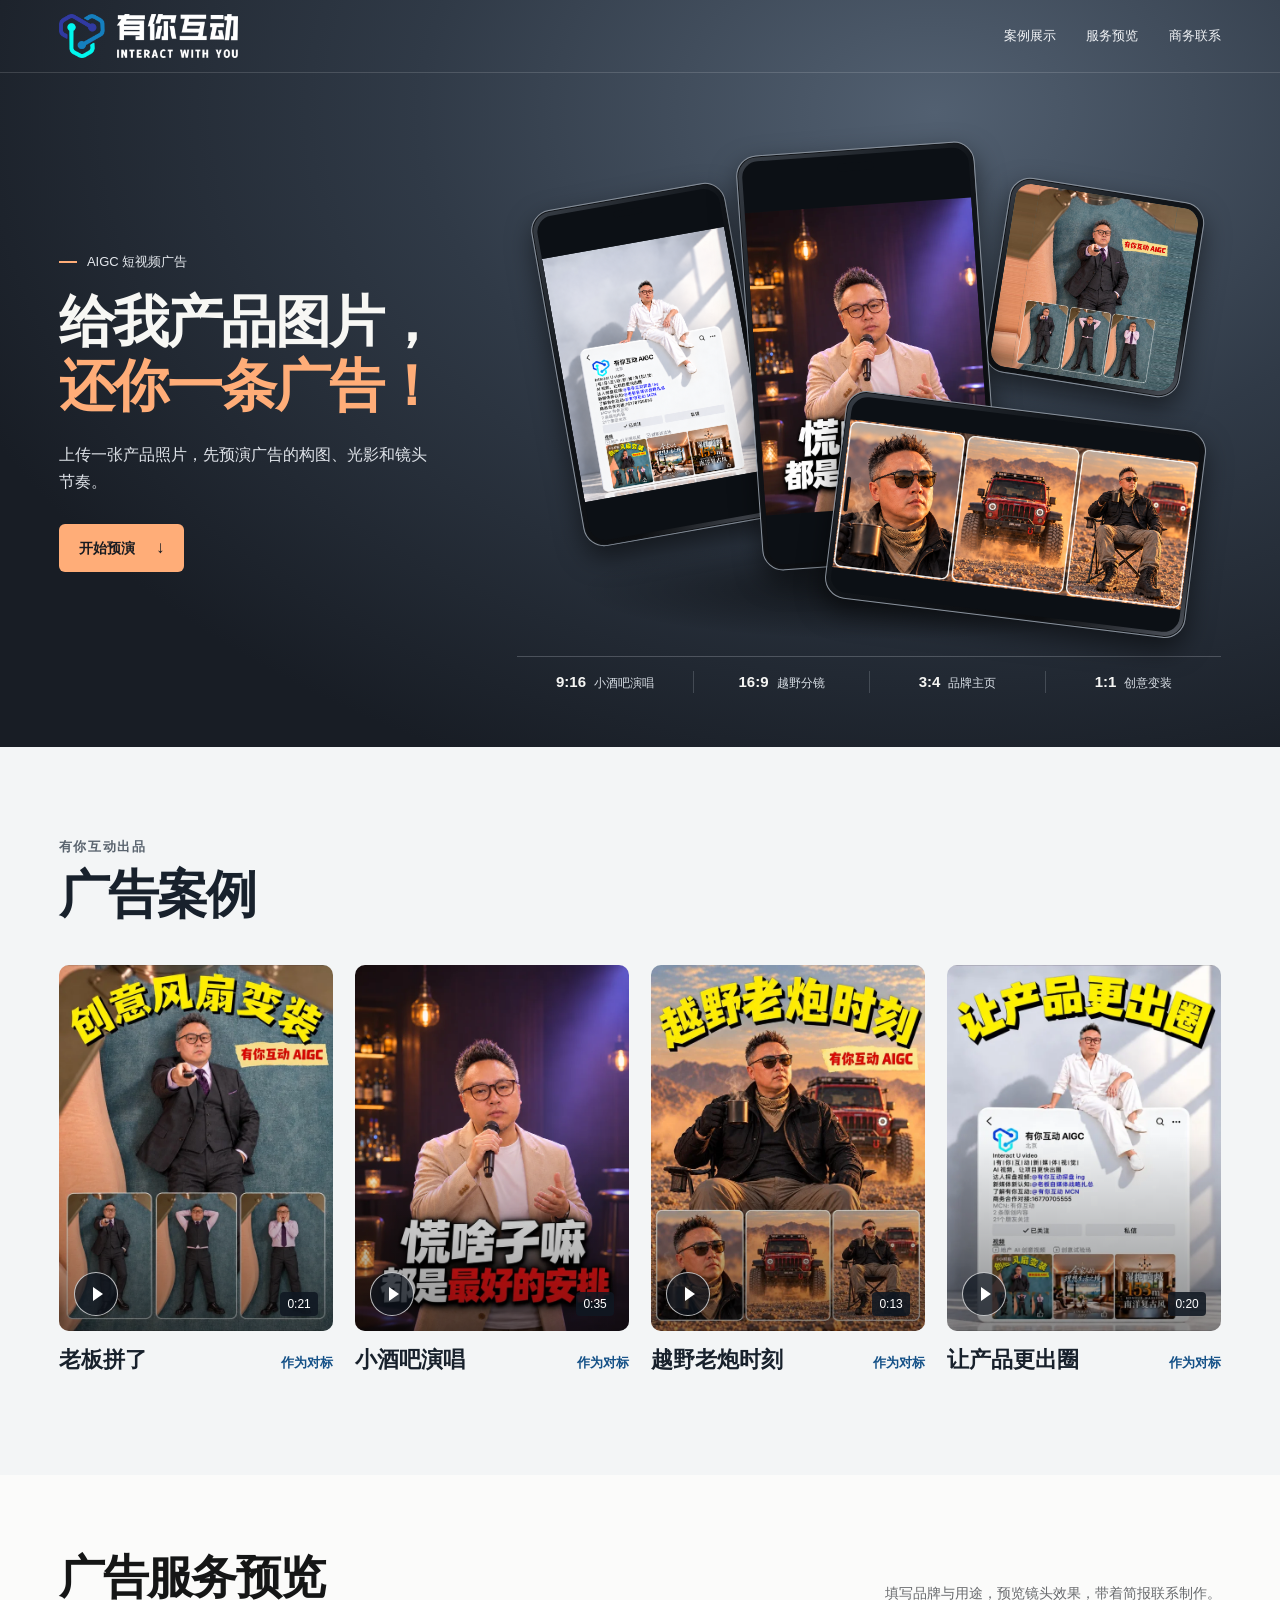
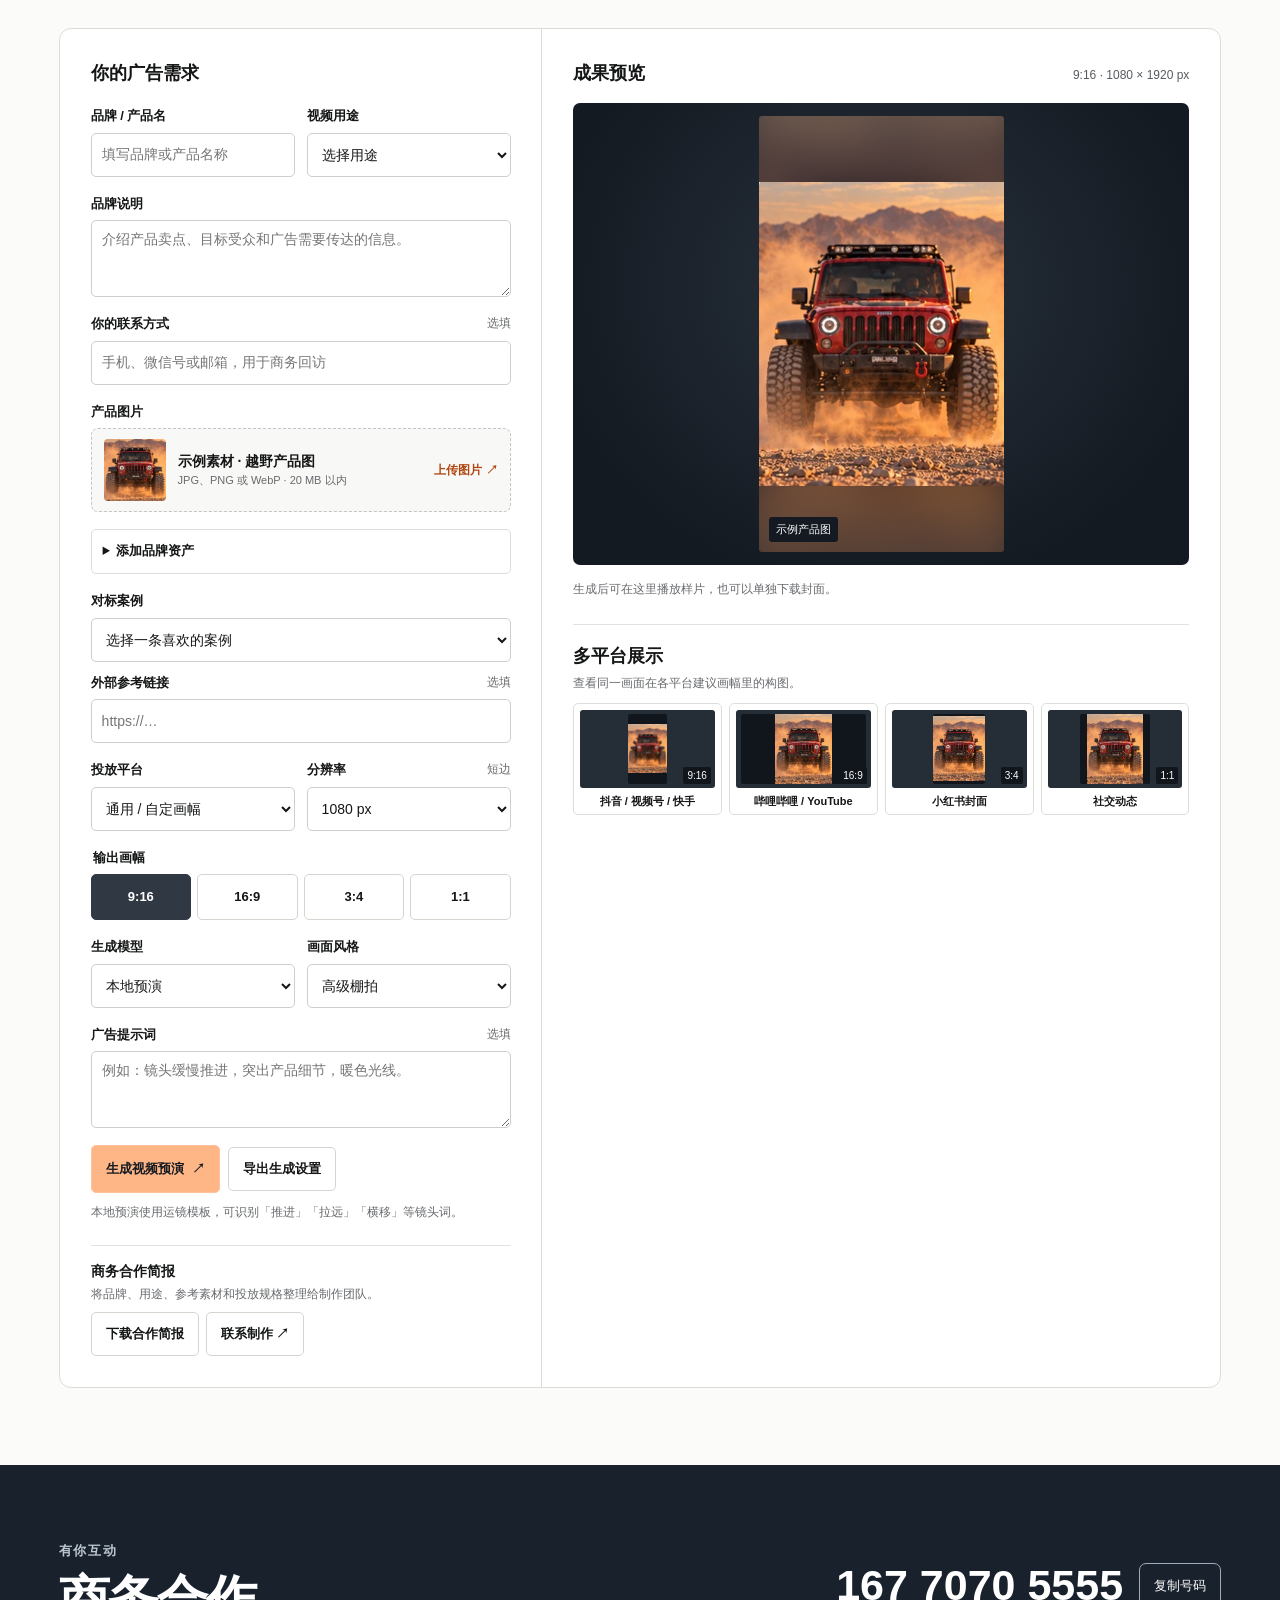
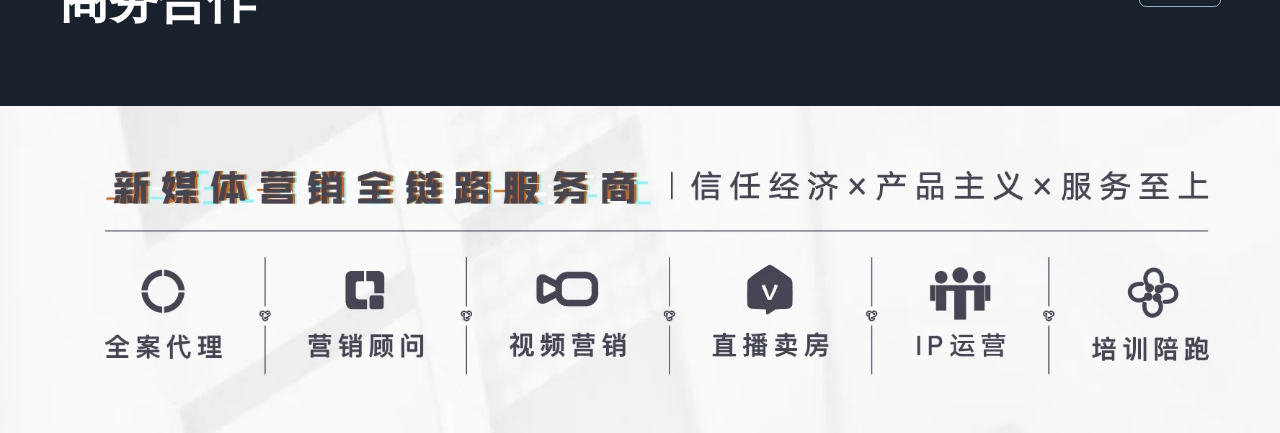
<file: index.html>
<!doctype html>
<html lang="zh-CN">
<head>
  <meta charset="utf-8">
  <meta name="viewport" content="width=device-width, initial-scale=1">
  <meta name="theme-color" content="#202731">
  <title>预演台｜产品短视频预演</title>
  <style>
    :root {
      color-scheme: light;
      --ink: #151616;
      --muted: #686a6d;
      --line: #e2e3e1;
      --paper: #fbfbfa;
      --white: #fff;
      --black: #111212;
      --accent: #ff6900;
      --red: var(--accent);
      --green: #3c7d62;
      --radius: 5px;
      --content-width: 1440px;
      --gutter: clamp(18px, 4.6vw, 76px);
      font-family: "PingFang SC", "Hiragino Sans GB", "Microsoft YaHei", sans-serif;
    }

    * { box-sizing: border-box; }
    [hidden] { display: none !important; }
    body {
      margin: 0;
      color: var(--ink);
      background: var(--paper);
      font-size: 14px;
      line-height: 1.5;
    }
    button, textarea, input { font: inherit; }
    button { color: inherit; }
    a:focus-visible, button:focus-visible, textarea:focus-visible, .upload-zone:focus-visible {
      outline: 2px solid var(--red);
      outline-offset: 3px;
    }

    .topbar { border-bottom: 1px solid #ffffff24; }
    .topbar-inner, .hero-inner, .page {
      width: min(var(--content-width), calc(100% - var(--gutter) - var(--gutter)));
      margin-inline: auto;
    }
    .topbar-inner {
      min-height: 72px;
      display: flex;
      align-items: center;
      justify-content: space-between;
      gap: 12px;
    }
    .brand {
      display: inline-flex;
      align-items: center;
      min-height: 44px;
      flex: 0 1 auto;
    }
    .brand-logo { display: block; width: clamp(110px, 14vw, 190px); max-width: 100%; height: auto; }
    .main-nav { display: flex; align-items: center; gap: clamp(14px, 2.4vw, 36px); flex: 0 0 auto; }
    .main-nav a {
      display: inline-flex;
      align-items: center;
      min-height: 44px;
      color: #f2f4f7;
      font-size: 13px;
      font-weight: 500;
      white-space: nowrap;
      text-decoration: none;
    }
    .main-nav a:hover { color: #ffad78; }

    .hero {
      --hero-accent: #ffad78;
      background: radial-gradient(ellipse at 73% 15%, #526071 0%, #303a47 39%, #181d25 80%);
      color: #f7f7f4;
    }
    .hero-inner {
      display: grid;
      grid-template-columns: minmax(0, 0.82fr) minmax(0, 1.38fr);
      align-items: center;
      gap: clamp(26px, 3.1vw, 52px);
      padding-block: clamp(40px, 4.2vw, 70px);
    }
    .hero-kicker {
      display: inline-flex;
      align-items: center;
      gap: 10px;
      margin: 0 0 18px;
      color: #e5e9ee;
      font-size: 13px;
      font-weight: 500;
    }
    .hero-kicker::before {
      width: 18px;
      height: 2px;
      background: var(--hero-accent);
      content: "";
    }
    .hero-title {
      margin: 0;
      font-size: clamp(32px, 4.35vw, 68px);
      font-weight: 600;
      line-height: 1.16;
      letter-spacing: -.035em;
    }
    .hero-title span { display: block; }
    .headline-accent { color: var(--hero-accent); }
    .hero-description {
      max-width: 25em;
      margin: 22px 0 28px;
      color: #e0e4ea;
      font-size: clamp(14px, 1.23vw, 17px);
      line-height: 1.75;
      text-wrap: pretty;
    }
    .hero-cta {
      display: inline-flex;
      align-items: center;
      justify-content: center;
      gap: 21px;
      min-height: 48px;
      padding: 0 20px;
      border-radius: 6px;
      background: var(--hero-accent);
      color: #171b21;
      font-size: 14px;
      font-weight: 650;
      text-decoration: none;
      transition: background .2s, transform .2s;
    }
    .hero-cta:hover { background: #ffc49f; transform: translateY(-2px); }
    .hero-cta span { font-size: 17px; }

    .case-showcase { min-width: 0; margin: 0; }
    .device-set {
      position: relative;
      container-type: inline-size;
      aspect-ratio: 1.37;
      isolation: isolate;
    }
    .device-set::before {
      position: absolute;
      inset: auto 4% 0 8%;
      height: 20%;
      background: radial-gradient(ellipse, rgba(0,0,0,.54), transparent 69%);
      content: "";
    }
    .device {
      --rim: clamp(3px, .7cqw, 7px);
      --curve: clamp(10px, 3cqw, 28px);
      --screen-shape: 9 / 16;
      position: absolute;
      padding: var(--rim);
      border: 1px solid #89919b;
      border-radius: var(--curve);
      background: linear-gradient(140deg, #383e46, #11151a 35%, #0c0e11 76%, #51565f);
      box-shadow: 0 1.6cqw 3.8cqw rgba(0,0,0,.52), inset 0 0 0 1px #13161a;
    }
    .device-screen {
      position: relative;
      display: flex;
      flex-direction: column;
      justify-content: center;
      aspect-ratio: var(--screen-shape);
      overflow: hidden;
      border-radius: calc(var(--curve) - var(--rim));
      background: #0c1015;
    }
    .device-screen::after {
      position: absolute;
      z-index: 1;
      top: 2%;
      left: 50%;
      width: 16%;
      height: 2%;
      transform: translateX(-50%);
      border-radius: 50px;
      background: #0c1015;
      content: "";
    }
    .device-frame {
      position: relative;
      flex: none;
      width: 100%;
      aspect-ratio: var(--format);
      overflow: hidden;
    }
    .device-frame img {
      position: absolute;
      inset: 0;
      display: block;
      width: 100%;
      height: 100%;
      object-fit: contain;
    }
    .device-main {
      --format: 9 / 16;
      z-index: 3;
      top: 4%;
      left: 33%;
      width: 34%;
      transform: rotate(-4deg);
    }
    .device-wide {
      --screen-shape: 16 / 9;
      --format: 16 / 9;
      z-index: 4;
      top: 55%;
      left: 45%;
      width: 51.5%;
      transform: rotate(7deg);
    }
    .device-wide .device-screen::after {
      top: 50%;
      left: 1.2%;
      width: 1.1%;
      height: 18%;
      transform: translateY(-50%);
    }
    .device-portrait {
      --format: 3 / 4;
      z-index: 1;
      top: 13%;
      left: 5.6%;
      width: 28%;
      transform: rotate(-10deg);
    }
    .device-square {
      --screen-shape: 1;
      --format: 1;
      z-index: 2;
      top: 12%;
      left: 68%;
      width: 28%;
      transform: rotate(9deg);
    }
    .device-square .device-frame {
      background: #4b6065;
    }
    .device-square .device-frame::before,
    .device-square .device-frame::after {
      position: absolute;
      inset-block: 0;
      width: 12.5%;
      background-image: url("assets/case-fan-titleless.webp");
      background-repeat: no-repeat;
      /* Extend the outermost 8 px of each edge to fill the wider square. */
      background-size: 13500% 133.3333%;
      transform: scaleX(-1);
      content: "";
    }
    .device-square .device-frame::before {
      left: 0;
      background-position: left center;
    }
    .device-square .device-frame::after {
      right: 0;
      background-position: right center;
    }
    .device-square .device-frame img {
      /* The original has 240 px of matte above and below the 1080 × 1440 artwork. */
      inset: -16.6667% 12.5%;
      width: 75%;
      height: 133.3333%;
    }
    .device-square .device-screen::after {
      display: none;
    }
    .case-formats {
      display: grid;
      grid-template-columns: repeat(4, minmax(0, 1fr));
      margin: 15px 0 0;
      padding: 14px 0 0;
      border-top: 1px solid rgba(230,237,245,.22);
      list-style: none;
    }
    .case-formats li {
      display: flex;
      align-items: baseline;
      justify-content: center;
      flex-wrap: wrap;
      gap: 1px 8px;
      padding: 0 4px;
      text-align: center;
    }
    .case-formats li + li { border-inline-start: 1px solid rgba(230,237,245,.18); }
    .case-formats b { color: #f5f5f3; font-size: 15px; font-weight: 600; font-variant-numeric: tabular-nums; }
    .case-formats span { color: #dae0e7; font-size: 12px; white-space: nowrap; }

    .page {
      padding: clamp(32px, 4.7vw, 68px) 0 56px;
    }
    @media (max-width: 800px) {
      .hero-inner { grid-template-columns: minmax(0, 1fr); gap: 24px; }
      .hero-title { font-size: clamp(30px, 8.6vw, 56px); }
      .case-showcase { width: min(100%, 620px); margin-inline: auto; }
    }
    @media (max-width: 680px) {
      .topbar-inner { min-height: 60px; }
      .main-nav a { font-size: 12px; }
      .main-nav { gap: 12px; }
      .hero-inner { padding-block: 32px 24px; }
      .hero-kicker { margin-bottom: 12px; }
      .hero-description { margin-block: 13px 19px; }
      .case-formats { margin-top: 11px; padding-top: 11px; }
      .case-formats li { flex-direction: column; align-items: center; gap: 0; }
      .case-formats b { font-size: 14px; }
      .case-formats span { font-size: 11px; }
    }
    @media (max-width: 380px) {
      .brand-logo { width: 95px; }
      .main-nav { gap: 10px; }
    }
    @media (prefers-reduced-motion: reduce) {
      *, *::before, *::after { scroll-behavior: auto !important; animation-duration: .01ms !important; transition-duration: .01ms !important; }
    }
  </style>
  <link rel="stylesheet" href="ad-workbench.css">
  <link rel="stylesheet" href="ad-showcase.css">
</head>
<body id="top">
  <main>
    <section class="hero" aria-labelledby="heroTitle">
      <header class="topbar">
        <div class="topbar-inner">
          <a class="brand" href="#top" aria-label="返回预演台顶部">
            <img class="brand-logo" src="[data-uri]" width="600" height="150" alt="有你互动 · INTERACT WITH YOU">
          </a>
          <nav class="main-nav" aria-label="主导航">
            <a href="#cases">案例展示</a>
            <a href="#workspace">服务预览</a>
            <a href="#contact">商务联系</a>
          </nav>
        </div>
      </header>
      <div class="hero-inner">
        <div class="hero-copy">
          <p class="hero-kicker">AIGC 短视频广告</p>
          <h1 class="hero-title" id="heroTitle"><span>给我产品图片，</span><span class="headline-accent">还你一条广告！</span></h1>
          <p class="hero-description">上传一张产品照片，先预演广告的构图、光影和镜头节奏。</p>
          <a class="hero-cta" href="#workspace">开始预演 <span aria-hidden="true">↓</span></a>
        </div>

        <figure class="case-showcase" id="portfolio" aria-labelledby="caseCaption">
          <div class="device-set">
            <div class="device device-main" data-case-ratio="9:16">
              <div class="device-screen"><div class="device-frame">
                <img src="assets/ad-showcase-bar.webp" width="640" height="853" alt="小酒吧演唱封面，歌手手持麦克风，下方写着慌啥子嘛，都是最好的安排" fetchpriority="high">
              </div></div>
            </div>
            <div class="device device-wide" data-case-ratio="16:9">
              <div class="device-screen"><div class="device-frame">
                <img src="assets/case-offroad-strip.webp" width="1050" height="445" alt="越野封面中的三格分镜：人物特写、车身正面和人物全身">
              </div></div>
            </div>
            <div class="device device-portrait" data-case-ratio="3:4">
              <div class="device-screen"><div class="device-frame">
                <img src="assets/case-portrait-titleless.webp" width="1086" height="1448" alt="白衣人物坐在有你互动的主页展示上">
              </div></div>
            </div>
            <div class="device device-square" data-case-ratio="1:1">
              <div class="device-screen"><div class="device-frame">
                <img src="assets/case-fan-titleless.webp" width="1080" height="1920" alt="创意变装封面，西装人物在风扇下举起遥控器，底部有三个造型">
              </div></div>
            </div>
          </div>
          <figcaption id="caseCaption">
            <ul class="case-formats">
              <li><b>9:16</b><span>小酒吧演唱</span></li>
              <li><b>16:9</b><span>越野分镜</span></li>
              <li><b>3:4</b><span>品牌主页</span></li>
              <li><b>1:1</b><span>创意变装</span></li>
            </ul>
          </figcaption>
        </figure>
      </div>
    </section>

    <section id="cases" class="showcase-gallery" aria-labelledby="showcase-heading">
      <div class="showcase-shell">
        <p class="showcase-kicker">有你互动出品</p>
        <h2 class="showcase-title" id="showcase-heading">广告案例</h2>
        <div class="showcase-grid">
          <article class="showcase-case">
            <button type="button" class="showcase-play" aria-label="播放《老板拼了》" aria-haspopup="dialog" data-video="assets/ad-showcase-fan.mp4">
              <img src="assets/ad-showcase-fan.webp" width="640" height="1138" loading="lazy" alt="创意风扇变装视频封面">
              <span class="showcase-play-icon" aria-hidden="true"></span>
              <span class="showcase-duration">0:21</span>
            </button>
            <div class="showcase-case-meta">
              <h3 class="showcase-case-name">老板拼了</h3>
              <button type="button" class="showcase-use-reference" data-use-reference="case-1" aria-label="将《老板拼了》作为对标">作为对标</button>
            </div>
          </article>
          <article class="showcase-case">
            <button type="button" class="showcase-play" aria-label="播放《小酒吧演唱》" aria-haspopup="dialog" data-video="assets/ad-showcase-bar.mp4">
              <img src="assets/ad-showcase-bar.webp" width="640" height="853" loading="lazy" alt="小酒吧演唱视频封面">
              <span class="showcase-play-icon" aria-hidden="true"></span>
              <span class="showcase-duration">0:35</span>
            </button>
            <div class="showcase-case-meta">
              <h3 class="showcase-case-name">小酒吧演唱</h3>
              <button type="button" class="showcase-use-reference" data-use-reference="case-2" aria-label="将《小酒吧演唱》作为对标">作为对标</button>
            </div>
          </article>
          <article class="showcase-case">
            <button type="button" class="showcase-play" aria-label="播放《越野老炮时刻》" aria-haspopup="dialog" data-video="assets/ad-showcase-offroad.mp4">
              <img src="assets/ad-showcase-offroad.webp" width="640" height="853" loading="lazy" alt="越野老炮时刻视频封面">
              <span class="showcase-play-icon" aria-hidden="true"></span>
              <span class="showcase-duration">0:13</span>
            </button>
            <div class="showcase-case-meta">
              <h3 class="showcase-case-name">越野老炮时刻</h3>
              <button type="button" class="showcase-use-reference" data-use-reference="case-3" aria-label="将《越野老炮时刻》作为对标">作为对标</button>
            </div>
          </article>
          <article class="showcase-case">
            <button type="button" class="showcase-play" aria-label="播放《让产品更出圈》" aria-haspopup="dialog" data-video="assets/ad-showcase-brand.mp4">
              <img src="assets/ad-showcase-brand.webp" width="640" height="1138" loading="lazy" alt="让产品更出圈视频封面">
              <span class="showcase-play-icon" aria-hidden="true"></span>
              <span class="showcase-duration">0:20</span>
            </button>
            <div class="showcase-case-meta">
              <h3 class="showcase-case-name">让产品更出圈</h3>
              <button type="button" class="showcase-use-reference" data-use-reference="case-4" aria-label="将《让产品更出圈》作为对标">作为对标</button>
            </div>
          </article>
        </div>
      </div>

      <dialog id="showcase-player" class="showcase-dialog" aria-labelledby="showcase-player-title">
        <div class="showcase-dialog-bar">
          <h3 class="showcase-dialog-title" id="showcase-player-title">案例播放</h3>
          <form method="dialog">
            <button type="submit" class="showcase-dialog-close" aria-label="关闭视频" autofocus>×</button>
          </form>
        </div>
        <video id="showcase-video" controls playsinline preload="none" aria-labelledby="showcase-player-title"></video>
        <p class="showcase-media-error" id="showcase-media-error" role="status" hidden>视频加载失败，请重新打开案例。</p>
      </dialog>
    </section>
    <section class="page studio" id="workspace" aria-labelledby="workspaceTitle">
      <div class="studio-heading">
        <h2 id="workspaceTitle">广告服务预览</h2>
        <p>填写品牌与用途，预览镜头效果，带着简报联系制作。</p>
      </div>
      <div class="studio-layout">
        <form class="studio-form" id="adForm" novalidate>
          <h3>你的广告需求</h3>
          <fieldset class="studio-fieldset" id="studioFields">
            <div class="studio-row">
              <div class="studio-field">
                <label class="studio-label" for="brandName">品牌 / 产品名</label>
                <input class="studio-select" id="brandName" type="text" maxlength="80" placeholder="填写品牌或产品名称">
              </div>
              <div class="studio-field">
                <label class="studio-label" for="videoUse">视频用途</label>
                <select class="studio-select" id="videoUse">
                  <option value="">选择用途</option>
                  <option value="商品推广">商品推广</option>
                  <option value="品牌宣传">品牌宣传</option>
                  <option value="新品发布">新品发布</option>
                  <option value="社媒内容">社媒内容</option>
                  <option value="其他">其他</option>
                </select>
              </div>
            </div>
            <div class="studio-field">
              <label class="studio-label" for="brandIntro">品牌说明</label>
              <textarea class="studio-prompt" id="brandIntro" maxlength="500" placeholder="介绍产品卖点、目标受众和广告需要传达的信息。"></textarea>
            </div>
            <div class="studio-field">
              <label class="studio-label" for="replyContact">你的联系方式 <span class="studio-hint">选填</span></label>
              <input class="studio-select" id="replyContact" type="text" maxlength="100" autocomplete="off" placeholder="手机、微信号或邮箱，用于商务回访">
            </div>
            <div class="studio-field">
              <label class="studio-label" for="photoInput">产品图片</label>
              <div class="studio-file-card" id="uploadZone">
                <img id="thumbPhoto" src="assets/workbench-sample.webp" width="62" height="62" alt="">
                <div>
                  <strong class="studio-filename" id="fileName">示例素材 · 越野产品图</strong>
                  <small class="studio-file-details" id="fileMeta">JPG、PNG 或 WebP · 20 MB 以内</small>
                </div>
                <span class="studio-file-action" aria-hidden="true">上传图片 ↗</span>
                <input class="studio-file-input" id="photoInput" type="file" accept="image/png,image/jpeg,image/webp" aria-describedby="fileMeta">
              </div>
              <button class="studio-reset" id="resetPhoto" type="button" hidden>换回示例素材</button>
            </div>
            <details class="studio-extra studio-field" id="assetOptions">
              <summary>添加品牌资产</summary>
              <label class="studio-label" for="brandAssets">标识、补充图片或参考视频</label>
              <input class="studio-select studio-asset-input" id="brandAssets" type="file" multiple accept="image/jpeg,image/png,image/webp,video/mp4,video/webm,video/quicktime" aria-describedby="assetHint">
              <small class="studio-hint" id="assetHint">最多 5 个文件，合计 50 MB。可与简报一起下载。</small>
              <ul class="studio-assets" id="assetList" aria-label="已添加品牌资产"></ul>
              <p class="studio-status" id="assetStatus" role="status" hidden></p>
            </details>
            <div class="studio-field">
              <label class="studio-label" for="referenceCase">对标案例</label>
              <select class="studio-select" id="referenceCase">
                <option value="">选择一条喜欢的案例</option>
                <option value="case-1">老板拼了</option>
                <option value="case-2">小酒吧演唱</option>
                <option value="case-3">越野老炮时刻</option>
                <option value="case-4">让产品更出圈</option>
              </select>
              <label class="studio-label studio-reference-label" for="referenceUrl">外部参考链接 <span class="studio-hint">选填</span></label>
              <input class="studio-select" id="referenceUrl" type="url" maxlength="400" placeholder="https://…">
            </div>
            <div class="studio-row">
              <div class="studio-field">
                <label class="studio-label" for="platform">投放平台</label>
                <select class="studio-select" id="platform">
                  <option value="custom">通用 / 自定画幅</option>
                  <option value="douyin">抖音 · 竖屏</option>
                  <option value="wechat">视频号 · 竖屏</option>
                  <option value="kuaishou">快手 · 竖屏</option>
                  <option value="red">小红书封面 · 竖版</option>
                  <option value="bilibili">哔哩哔哩 · 横屏</option>
                  <option value="youtube">YouTube · 横屏</option>
                  <option value="social">社交动态 · 方形</option>
                </select>
              </div>
              <div class="studio-field">
                <label class="studio-label" for="resolution">分辨率 <span class="studio-hint">短边</span></label>
                <select class="studio-select" id="resolution">
                  <option value="720">720 px</option>
                  <option value="1080" selected>1080 px</option>
                  <option value="1440">1440 px</option>
                </select>
              </div>
            </div>
            <fieldset class="studio-fieldset studio-field">
              <legend class="studio-label">输出画幅</legend>
              <div class="studio-ratios">
                <button type="button" data-ratio="9:16" aria-pressed="true" aria-label="9:16 竖屏">9:16</button>
                <button type="button" data-ratio="16:9" aria-pressed="false" aria-label="16:9 横屏">16:9</button>
                <button type="button" data-ratio="3:4" aria-pressed="false" aria-label="3:4 竖版">3:4</button>
                <button type="button" data-ratio="1:1" aria-pressed="false" aria-label="1:1 方形">1:1</button>
              </div>
            </fieldset>
            <div class="studio-row">
              <div class="studio-field">
                <label class="studio-label" for="model">生成模型</label>
                <select class="studio-select" id="model" aria-describedby="modelNote">
                  <option value="local">本地预演</option>
                  <option value="seedance">Seedance · 待接入</option>
                  <option value="kling">可灵 · 待接入</option>
                  <option value="veo">Veo · 待接入</option>
                </select>
              </div>
              <div class="studio-field">
                <label class="studio-label" for="adStyle">画面风格</label>
                <select class="studio-select" id="adStyle">
                  <option value="studio">高级棚拍</option>
                  <option value="lifestyle">生活方式</option>
                  <option value="keynote">极简发布会</option>
                </select>
              </div>
            </div>
            <div class="studio-field">
              <label class="studio-label" for="direction">广告提示词 <span class="studio-hint">选填</span></label>
              <textarea class="studio-prompt" id="direction" maxlength="500" placeholder="例如：镜头缓慢推进，突出产品细节，暖色光线。"></textarea>
            </div>
          </fieldset>
          <div class="studio-generate-row">
            <button class="studio-button studio-button--primary" id="generateButton" type="submit">生成视频预演 <span aria-hidden="true">↗</span></button>
            <button class="studio-button" id="cancelRender" type="button" hidden>取消</button>
            <button class="studio-button" id="exportSettings" type="button">导出生成设置</button>
          </div>
          <p class="studio-status" id="modelNote">本地预演使用图片和运镜模板，可识别「推进」「拉远」「横移」等镜头词。</p>
          <p class="studio-status" id="statusLine" role="status" aria-live="polite" hidden></p>
          <a class="studio-reset" id="viewResult" href="#studioOutput" hidden>查看预演成果 ↓</a>
          <progress class="studio-progress" id="progressBar" value="0" max="1" aria-label="预演进度" hidden></progress>
          <div class="studio-brief">
            <div>
              <strong>商务合作简报</strong>
              <p class="studio-hint">将品牌、用途、参考素材和投放规格整理给制作团队。</p>
            </div>
            <div class="studio-brief-actions">
              <button class="studio-button" id="downloadBrief" type="button">下载合作简报</button>
              <a class="studio-button" href="#contact">联系制作 ↗</a>
            </div>
            <p class="studio-status" id="briefStatus" role="status" hidden></p>
          </div>
        </form>

        <div class="studio-output" id="studioOutput" aria-labelledby="studioOutputTitle">
          <div class="studio-output-head">
            <h3 id="studioOutputTitle">成果预览</h3>
            <span class="studio-preview-meta" id="outputPixels" aria-live="polite">9:16 · 1080 × 1920 px</span>
          </div>
          <div class="studio-screen">
            <div class="studio-frame" id="previewStage" data-ratio="9:16">
              <img class="studio-image-backdrop" id="sourceBackdrop" src="assets/workbench-sample.webp" width="323" height="400" alt="">
              <img id="userPhoto" src="assets/workbench-sample.webp" width="323" height="400" alt="越野车产品示例">
              <video id="previewVideo" playsinline controls preload="metadata" aria-label="生成的视频预演" hidden></video>
              <span class="studio-state-label" id="previewState">示例产品图</span>
            </div>
          </div>
          <div class="studio-result">
            <p class="studio-result-note studio-hint" id="resultNote">生成后可在这里播放样片，也可以单独下载封面。</p>
            <div class="studio-downloads" id="resultActions" hidden>
              <a class="studio-button studio-button--primary" id="downloadVideo" download hidden>下载样片</a>
              <a class="studio-button" id="downloadCover" download>下载封面 PNG</a>
            </div>
          </div>
          <div class="studio-platforms">
            <div class="studio-platform-head">
              <h3>多平台展示</h3>
              <p class="studio-hint">查看同一画面在各平台建议画幅里的构图。</p>
            </div>
            <div class="studio-platform-grid" role="group" aria-label="切换平台显示">
              <button type="button" class="studio-platform" data-platform="douyin" aria-pressed="false">
                <span class="studio-platform-art"><span class="studio-platform-media"><img alt="" data-platform-photo></span><i aria-hidden="true">9:16</i></span>
                <strong>抖音 / 视频号 / 快手</strong>
              </button>
              <button type="button" class="studio-platform" data-platform="bilibili" aria-pressed="false">
                <span class="studio-platform-art"><span class="studio-platform-media"><img alt="" data-platform-photo></span><i aria-hidden="true">16:9</i></span>
                <strong>哔哩哔哩 / YouTube</strong>
              </button>
              <button type="button" class="studio-platform" data-platform="red" aria-pressed="false">
                <span class="studio-platform-art"><span class="studio-platform-media"><img alt="" data-platform-photo></span><i aria-hidden="true">3:4</i></span>
                <strong>小红书封面</strong>
              </button>
              <button type="button" class="studio-platform" data-platform="social" aria-pressed="false">
                <span class="studio-platform-art"><span class="studio-platform-media"><img alt="" data-platform-photo></span><i aria-hidden="true">1:1</i></span>
                <strong>社交动态</strong>
              </button>
            </div>
          </div>
        </div>
      </div>
    </section>
    <section id="contact" class="showcase-contact" aria-labelledby="showcase-contact-heading">
      <div class="showcase-shell">
        <div>
          <p class="showcase-kicker">有你互动</p>
          <h2 class="showcase-title" id="showcase-contact-heading">商务合作</h2>
        </div>
        <div class="showcase-contact-details">
          <a class="showcase-contact-number" href="tel:16770705555" aria-label="拨打商务合作电话 16770705555">167 7070 5555</a>
          <button type="button" class="showcase-copy" id="showcase-copy">复制号码</button>
          <span class="showcase-copy-status" id="showcase-copy-status" role="status" aria-live="polite"></span>
        </div>
      </div>
    </section>

    <script>
      (() => {
        const gallery = document.getElementById("cases");
        const dialog = document.getElementById("showcase-player");
        const video = document.getElementById("showcase-video");
        const title = document.getElementById("showcase-player-title");
        const mediaError = document.getElementById("showcase-media-error");

        gallery.querySelectorAll(".showcase-play").forEach((button) => {
          button.addEventListener("click", () => {
            const cover = button.querySelector("img");
            title.textContent = button.closest("article").querySelector("h3").textContent;
            mediaError.hidden = true;
            video.poster = cover.currentSrc || cover.src;
            video.src = button.dataset.video;
            dialog.showModal();
          });
        });

        video.addEventListener("error", () => {
          if (video.hasAttribute("src")) mediaError.hidden = false;
        });

        dialog.addEventListener("click", (event) => {
          if (event.target === dialog) dialog.close();
        });

        dialog.addEventListener("close", () => {
          video.pause();
          video.removeAttribute("src");
          video.removeAttribute("poster");
          video.load();
        });

        const copyButton = document.getElementById("showcase-copy");
        const status = document.getElementById("showcase-copy-status");
        const number = document.querySelector(".showcase-contact-number").getAttribute("href").slice(4);

        copyButton.addEventListener("click", async () => {
          try {
            await navigator.clipboard.writeText(number);
            status.textContent = "号码已复制";
          } catch {
            const field = document.createElement("textarea");
            field.value = number;
            field.readOnly = true;
            field.style.cssText = "position:fixed;left:0;top:0;opacity:0";
            document.body.append(field);
            field.select();
            field.setSelectionRange(0, number.length);
            try {
              status.textContent = document.execCommand("copy") ? "号码已复制" : "请长按号码复制";
            } catch {
              status.textContent = "请长按号码复制";
            } finally {
              field.remove();
              copyButton.focus();
            }
          }
        });
      })();
    </script>
  </main>
  <footer class="showcase-footer" aria-label="有你互动服务项目">
    <img src="assets/ad-showcase-footer.webp" width="1776" height="454" loading="lazy" alt="新媒体营销全链路服务商。信任经济 × 产品主义 × 服务至上。全案代理、营销顾问、视频营销、直播卖房、IP 运营、培训陪跑。">
  </footer>
  <script src="ad-brief-zip.js" defer></script>
  <script src="ad-renderer.js" defer></script>
  <script src="ad-workbench.js" defer></script>
</body>
</html>
</file>
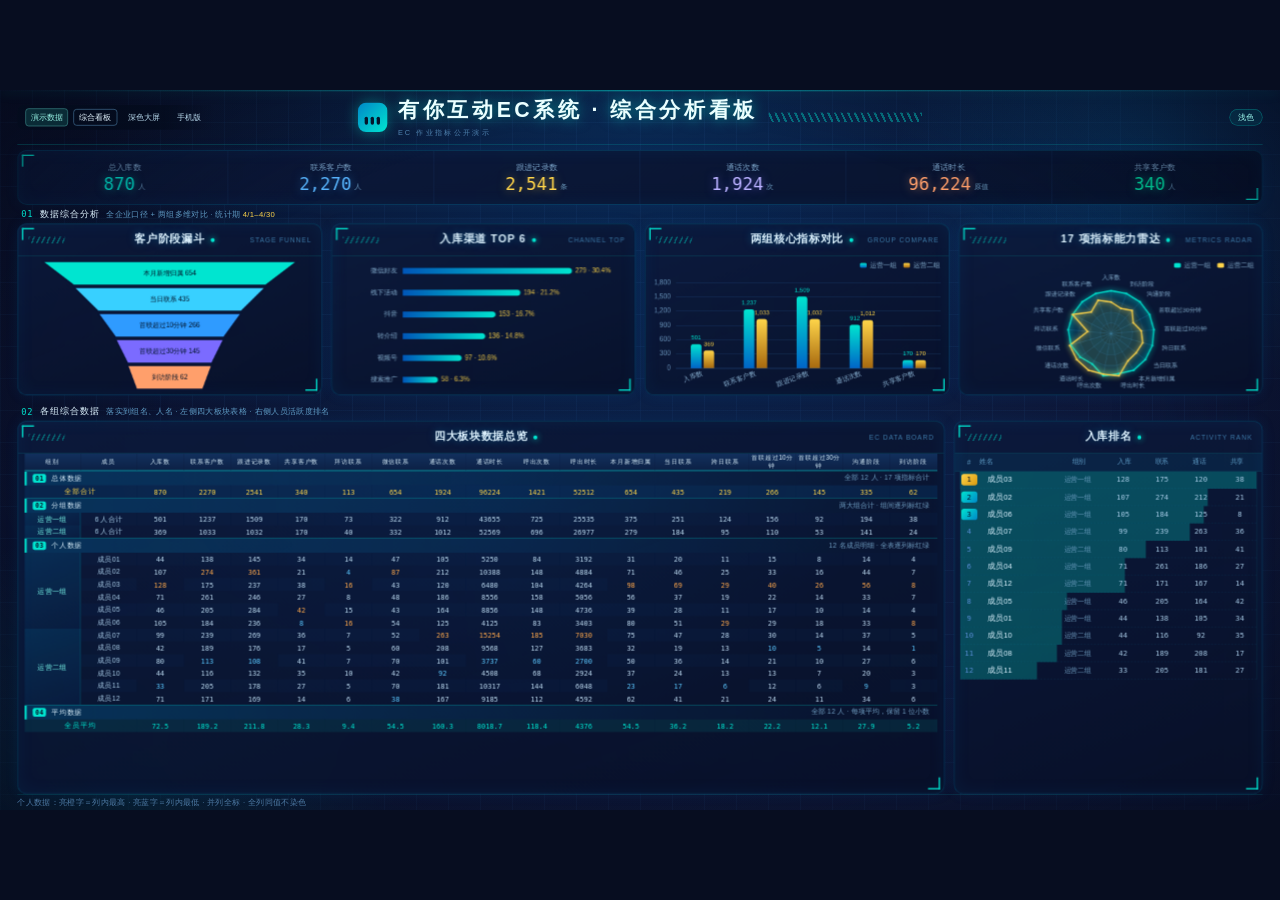
<file: ec-kanban/index.html>
<!DOCTYPE html>
<html lang="zh-CN">
<head>
  <meta charset="UTF-8">
  <meta name="viewport" content="width=device-width, initial-scale=1">
  <title>有你互动EC系统 · 综合分析看板</title>
  <link rel="stylesheet" href="./static/style.css">
  <link rel="stylesheet" href="./static/theme-dark.css">
  <link rel="stylesheet" href="./static/ec_board.css">
  <link rel="stylesheet" href="./static/empty_state.css">
  <link rel="stylesheet" href="./static/ec_board_light.css" id="lightTheme" disabled>
  <script>
    // 主题：默认深色；?theme=light / ?theme=dark 可强制，否则记住上次选择
    (function () {
      var q = new URLSearchParams(location.search).get('theme');
      var light = q ? q === 'light' : localStorage.getItem('ecBoardTheme') === 'light';
      window.EC_LIGHT = light;
      if (light) {
        document.documentElement.classList.add('light');
        document.getElementById('lightTheme').disabled = false;
      }
    })();
  </script>
  <link rel="stylesheet" href="./static/preview.css">
  <script>
    if (matchMedia('(max-width: 740px)').matches && !new URLSearchParams(location.search).has('theme')) {
      location.replace('./ec-mobile/');
    }
  </script>
</head>
<body>
<div class="empty-mask" id="emptyMask" hidden>
  <div class="empty-box">
    <b>暂无数据</b>
    <span>演示数据暂不可用</span>
  </div>
</div>
<div id="screen">
  <div class="bg-deco bg-deco-1"></div>
  <div class="bg-deco bg-deco-2"></div>

  <header class="topbar">
    <div class="brand">
      <div class="brand-logo"><i></i><i></i><i></i></div>
      <div class="brand-text">
        <h1>有你互动EC系统 · 综合分析看板</h1>
        <p>EC 作业指标公开演示</p>
      </div>
    </div>
    <div class="top-meta"><span class="preview-badge">演示数据</span><nav class="preview-nav" aria-label="看板视图"><a href="./ec-board/" aria-current="page">综合看板</a><a href="./ec-screen/">深色大屏</a><a href="./ec-mobile/">手机版</a></nav></div>
    <button class="theme-toggle" id="themeToggle" type="button">浅色</button>
  </header>

  <!-- 顶部核心汇总数据 -->
  <section class="kpi-strip card">
    <div class="kpi-item"><span>总入库数</span><div class="kpi-val"><b data-kpi="instock">0</b><small>人</small></div></div>
    <div class="kpi-item"><span>联系客户数</span><div class="kpi-val"><b data-kpi="contact">0</b><small>人</small></div></div>
    <div class="kpi-item"><span>跟进记录数</span><div class="kpi-val"><b data-kpi="follow">0</b><small>条</small></div></div>
    <div class="kpi-item"><span>通话次数</span><div class="kpi-val"><b data-kpi="calls">0</b><small>次</small></div></div>
    <div class="kpi-item"><span>通话时长</span><div class="kpi-val"><b data-kpi="calltime">0</b><small>原值</small></div></div>
    <div class="kpi-item"><span>共享客户数</span><div class="kpi-val"><b data-kpi="share">0</b><small>人</small></div></div>
  </section>

  <section class="board-part upper">
    <div class="part-head"><b>01</b>数据综合分析<span>全企业口径 + 两组多维对比 · 统计期 <i id="boardPeriod">--</i></span></div>
    <div class="upper-grid">
      <div class="card">
        <div class="card-head"><h2>客户阶段漏斗</h2><span>STAGE FUNNEL</span></div>
        <div class="chart" id="bFunnel"></div>
      </div>
      <div class="card">
        <div class="card-head"><h2>入库渠道 TOP 6</h2><span>CHANNEL TOP</span></div>
        <div class="chart" id="bChannel"></div>
      </div>
      <div class="card">
        <div class="card-head"><h2>两组核心指标对比</h2><span>GROUP COMPARE</span></div>
        <div class="chart" id="bCompare"></div>
      </div>
      <div class="card">
        <div class="card-head"><h2>17 项指标能力雷达</h2><span>METRICS RADAR</span></div>
        <div class="chart" id="bRadar"></div>
      </div>
    </div>
  </section>

  <section class="board-part lower">
    <div class="part-head"><b>02</b>各组综合数据<span>落实到组名、人名 · 左侧四大板块表格 · 右侧人员活跃度排名</span></div>
    <div class="lower-grid">
      <div class="card">
        <div class="card-head"><h2>四大板块数据总览</h2><span>EC DATA BOARD</span></div>
        <div class="ec4-wrap"><table id="ec4Table"></table></div>
      </div>
      <div class="card">
        <div class="card-head"><h2 id="rankTitle">入库排名</h2><span>ACTIVITY RANK</span></div>
        <div class="rank-head"><span>#</span><span>姓名</span><span>组别</span><span>入库</span><span>联系</span><span>通话</span><span>共享</span></div>
        <div class="rank-scroll" id="rankList"></div>
      </div>
    </div>
  </section>

  <footer class="footer">
    <span>个人数据：亮橙字＝列内最高 · 亮蓝字＝列内最低 · 并列全标 · 全列同值不染色</span>
  </footer>
</div>

<script type="application/json" id="previewData">{"period":"4/1–4/30","groups":["运营一组","运营二组"],"people":{"运营一组":6,"运营二组":6},"members":[{"group":"运营一组","name":"成员01","score":26.4,"level":"low","values":{"入库数":44,"联系客户数":138,"跟进记录数":145,"共享客户数":34,"拜访联系":14,"微信联系":47,"通话次数":105,"通话时长":5250,"呼出次数":84,"呼出时长":3192,"本月新增归属":31,"当日联系":20,"跨日联系":11,"首联超过10分钟":15,"首联超过30分钟":8,"沟通阶段":14,"到访阶段":4}},{"group":"运营一组","name":"成员02","score":94.4,"level":"high","values":{"入库数":107,"联系客户数":274,"跟进记录数":361,"共享客户数":21,"拜访联系":4,"微信联系":87,"通话次数":212,"通话时长":10388,"呼出次数":148,"呼出时长":4884,"本月新增归属":71,"当日联系":46,"跨日联系":25,"首联超过10分钟":33,"首联超过30分钟":16,"沟通阶段":44,"到访阶段":7}},{"group":"运营一组","name":"成员03","score":58.3,"level":"mid","values":{"入库数":128,"联系客户数":175,"跟进记录数":237,"共享客户数":38,"拜访联系":16,"微信联系":43,"通话次数":120,"通话时长":6480,"呼出次数":104,"呼出时长":4264,"本月新增归属":98,"当日联系":69,"跨日联系":29,"首联超过10分钟":40,"首联超过30分钟":26,"沟通阶段":56,"到访阶段":8}},{"group":"运营一组","name":"成员04","score":73.6,"level":"mid","values":{"入库数":71,"联系客户数":261,"跟进记录数":246,"共享客户数":27,"拜访联系":8,"微信联系":48,"通话次数":186,"通话时长":8556,"呼出次数":158,"呼出时长":5056,"本月新增归属":56,"当日联系":37,"跨日联系":19,"首联超过10分钟":22,"首联超过30分钟":14,"沟通阶段":33,"到访阶段":7}},{"group":"运营一组","name":"成员05","score":54.2,"level":"mid","values":{"入库数":46,"联系客户数":205,"跟进记录数":284,"共享客户数":42,"拜访联系":15,"微信联系":43,"通话次数":164,"通话时长":8856,"呼出次数":148,"呼出时长":4736,"本月新增归属":39,"当日联系":28,"跨日联系":11,"首联超过10分钟":17,"首联超过30分钟":10,"沟通阶段":14,"到访阶段":4}},{"group":"运营一组","name":"成员06","score":58.3,"level":"mid","values":{"入库数":105,"联系客户数":184,"跟进记录数":236,"共享客户数":8,"拜访联系":16,"微信联系":54,"通话次数":125,"通话时长":4125,"呼出次数":83,"呼出时长":3403,"本月新增归属":80,"当日联系":51,"跨日联系":29,"首联超过10分钟":29,"首联超过30分钟":18,"沟通阶段":33,"到访阶段":8}},{"group":"运营二组","name":"成员07","score":86.1,"level":"high","values":{"入库数":99,"联系客户数":239,"跟进记录数":269,"共享客户数":36,"拜访联系":7,"微信联系":52,"通话次数":263,"通话时长":15254,"呼出次数":185,"呼出时长":7030,"本月新增归属":75,"当日联系":47,"跨日联系":28,"首联超过10分钟":30,"首联超过30分钟":14,"沟通阶段":37,"到访阶段":5}},{"group":"运营二组","name":"成员08","score":52.8,"level":"mid","values":{"入库数":42,"联系客户数":189,"跟进记录数":176,"共享客户数":17,"拜访联系":5,"微信联系":60,"通话次数":208,"通话时长":9568,"呼出次数":127,"呼出时长":3683,"本月新增归属":32,"当日联系":19,"跨日联系":13,"首联超过10分钟":10,"首联超过30分钟":5,"沟通阶段":14,"到访阶段":1}},{"group":"运营二组","name":"成员09","score":30.6,"level":"low","values":{"入库数":80,"联系客户数":113,"跟进记录数":108,"共享客户数":41,"拜访联系":7,"微信联系":70,"通话次数":101,"通话时长":3737,"呼出次数":60,"呼出时长":2700,"本月新增归属":50,"当日联系":36,"跨日联系":14,"首联超过10分钟":21,"首联超过30分钟":10,"沟通阶段":27,"到访阶段":6}},{"group":"运营二组","name":"成员10","score":18.1,"level":"base","values":{"入库数":44,"联系客户数":116,"跟进记录数":132,"共享客户数":35,"拜访联系":10,"微信联系":42,"通话次数":92,"通话时长":4508,"呼出次数":68,"呼出时长":2924,"本月新增归属":37,"当日联系":24,"跨日联系":13,"首联超过10分钟":13,"首联超过30分钟":7,"沟通阶段":20,"到访阶段":3}},{"group":"运营二组","name":"成员11","score":48.6,"level":"low","values":{"入库数":33,"联系客户数":205,"跟进记录数":178,"共享客户数":27,"拜访联系":5,"微信联系":70,"通话次数":181,"通话时长":10317,"呼出次数":144,"呼出时长":6048,"本月新增归属":23,"当日联系":17,"跨日联系":6,"首联超过10分钟":12,"首联超过30分钟":6,"沟通阶段":9,"到访阶段":3}},{"group":"运营二组","name":"成员12","score":48.6,"level":"low","values":{"入库数":71,"联系客户数":171,"跟进记录数":169,"共享客户数":14,"拜访联系":6,"微信联系":38,"通话次数":167,"通话时长":9185,"呼出次数":112,"呼出时长":4592,"本月新增归属":62,"当日联系":41,"跨日联系":21,"首联超过10分钟":24,"首联超过30分钟":11,"沟通阶段":34,"到访阶段":6}}],"metric_rows":[{"name":"入库数","g1_sum":501,"g1_avg":83.5,"g2_sum":369,"g2_avg":61.5,"total":870},{"name":"联系客户数","g1_sum":1237,"g1_avg":206.2,"g2_sum":1033,"g2_avg":172.2,"total":2270},{"name":"跟进记录数","g1_sum":1509,"g1_avg":251.5,"g2_sum":1032,"g2_avg":172.0,"total":2541},{"name":"共享客户数","g1_sum":170,"g1_avg":28.3,"g2_sum":170,"g2_avg":28.3,"total":340},{"name":"拜访联系","g1_sum":73,"g1_avg":12.2,"g2_sum":40,"g2_avg":6.7,"total":113},{"name":"微信联系","g1_sum":322,"g1_avg":53.7,"g2_sum":332,"g2_avg":55.3,"total":654},{"name":"通话次数","g1_sum":912,"g1_avg":152.0,"g2_sum":1012,"g2_avg":168.7,"total":1924},{"name":"通话时长","g1_sum":43655,"g1_avg":7275.8,"g2_sum":52569,"g2_avg":8761.5,"total":96224},{"name":"呼出次数","g1_sum":725,"g1_avg":120.8,"g2_sum":696,"g2_avg":116.0,"total":1421},{"name":"呼出时长","g1_sum":25535,"g1_avg":4255.8,"g2_sum":26977,"g2_avg":4496.2,"total":52512},{"name":"本月新增归属","g1_sum":375,"g1_avg":62.5,"g2_sum":279,"g2_avg":46.5,"total":654},{"name":"当日联系","g1_sum":251,"g1_avg":41.8,"g2_sum":184,"g2_avg":30.7,"total":435},{"name":"跨日联系","g1_sum":124,"g1_avg":20.7,"g2_sum":95,"g2_avg":15.8,"total":219},{"name":"首联超过10分钟","g1_sum":156,"g1_avg":26.0,"g2_sum":110,"g2_avg":18.3,"total":266},{"name":"首联超过30分钟","g1_sum":92,"g1_avg":15.3,"g2_sum":53,"g2_avg":8.8,"total":145},{"name":"沟通阶段","g1_sum":194,"g1_avg":32.3,"g2_sum":141,"g2_avg":23.5,"total":335},{"name":"到访阶段","g1_sum":38,"g1_avg":6.3,"g2_sum":24,"g2_avg":4.0,"total":62}],"compare":{"items":["入库数","联系客户数","跟进记录数","通话次数","共享客户数"],"series":[{"name":"运营一组","values":[501,1237,1509,912,170]},{"name":"运营二组","values":[369,1033,1032,1012,170]}]},"radar":{"indicators":[{"name":"入库数","max":501},{"name":"联系客户数","max":1237},{"name":"跟进记录数","max":1509},{"name":"共享客户数","max":170},{"name":"拜访联系","max":73},{"name":"微信联系","max":332},{"name":"通话次数","max":1012},{"name":"通话时长","max":52569},{"name":"呼出次数","max":725},{"name":"呼出时长","max":26977},{"name":"本月新增归属","max":375},{"name":"当日联系","max":251},{"name":"跨日联系","max":124},{"name":"首联超过10分钟","max":156},{"name":"首联超过30分钟","max":92},{"name":"沟通阶段","max":194},{"name":"到访阶段","max":38}],"series":[{"name":"运营一组","values":[501,1237,1509,170,73,322,912,43655,725,25535,375,251,124,156,92,194,38]},{"name":"运营二组","values":[369,1033,1032,170,40,332,1012,52569,696,26977,279,184,95,110,53,141,24]}]},"funnel":[{"name":"本月新增归属","value":654},{"name":"当日联系","value":435},{"name":"首联超过10分钟","value":266},{"name":"首联超过30分钟","value":145},{"name":"到访阶段","value":62}],"channels":[{"name":"微信好友","value":279,"ratio":30.4},{"name":"线下活动","value":194,"ratio":21.2},{"name":"抖音","value":153,"ratio":16.7},{"name":"转介绍","value":136,"ratio":14.8},{"name":"视频号","value":97,"ratio":10.6},{"name":"搜索推广","value":58,"ratio":6.3}],"activity_rank":[{"name":"成员07","group":"运营二组","instock":99,"contact":239,"calls":263,"share":36,"score":77.8},{"name":"成员02","group":"运营一组","instock":107,"contact":274,"calls":212,"share":21,"score":75.0},{"name":"成员03","group":"运营一组","instock":128,"contact":175,"calls":120,"share":38,"score":75.0},{"name":"成员05","group":"运营一组","instock":46,"contact":205,"calls":164,"share":42,"score":70.8},{"name":"成员04","group":"运营一组","instock":71,"contact":261,"calls":186,"share":27,"score":63.9},{"name":"成员09","group":"运营二组","instock":80,"contact":113,"calls":101,"share":41,"score":55.6},{"name":"成员06","group":"运营一组","instock":105,"contact":184,"calls":125,"share":8,"score":47.2},{"name":"成员11","group":"运营二组","instock":33,"contact":205,"calls":181,"share":27,"score":41.7},{"name":"成员01","group":"运营一组","instock":44,"contact":138,"calls":105,"share":34,"score":37.5},{"name":"成员10","group":"运营二组","instock":44,"contact":116,"calls":92,"share":35,"score":37.5},{"name":"成员12","group":"运营二组","instock":71,"contact":171,"calls":167,"share":14,"score":34.7},{"name":"成员08","group":"运营二组","instock":42,"contact":189,"calls":208,"share":17,"score":33.3}],"table":{"columns":["入库数","联系客户数","跟进记录数","共享客户数","拜访联系","微信联系","通话次数","通话时长","呼出次数","呼出时长","本月新增归属","当日联系","跨日联系","首联超过10分钟","首联超过30分钟","沟通阶段","到访阶段"],"count":12,"total":[870,2270,2541,340,113,654,1924,96224,1421,52512,654,435,219,266,145,335,62],"average":[72.5,189.2,211.8,28.3,9.4,54.5,160.3,8018.7,118.4,4376.0,54.5,36.2,18.2,22.2,12.1,27.9,5.2],"group_rows":[{"group":"运营一组","name":"6 人合计","values":[501,1237,1509,170,73,322,912,43655,725,25535,375,251,124,156,92,194,38],"marks":["max","max","max","max","max","min","min","min","max","min","max","max","max","max","max","max","max"]},{"group":"运营二组","name":"6 人合计","values":[369,1033,1032,170,40,332,1012,52569,696,26977,279,184,95,110,53,141,24],"marks":["min","min","min","max","min","max","max","max","min","max","min","min","min","min","min","min","min"]}],"persons":[{"group":"运营一组","name":"成员01","values":[44,138,145,34,14,47,105,5250,84,3192,31,20,11,15,8,14,4],"marks":["","","","","","","","","","","","","","","","",""]},{"group":"运营一组","name":"成员02","values":[107,274,361,21,4,87,212,10388,148,4884,71,46,25,33,16,44,7],"marks":["","max","max","","min","max","","","","","","","","","","",""]},{"group":"运营一组","name":"成员03","values":[128,175,237,38,16,43,120,6480,104,4264,98,69,29,40,26,56,8],"marks":["max","","","","max","","","","","","max","max","max","max","max","max","max"]},{"group":"运营一组","name":"成员04","values":[71,261,246,27,8,48,186,8556,158,5056,56,37,19,22,14,33,7],"marks":["","","","","","","","","","","","","","","","",""]},{"group":"运营一组","name":"成员05","values":[46,205,284,42,15,43,164,8856,148,4736,39,28,11,17,10,14,4],"marks":["","","","max","","","","","","","","","","","","",""]},{"group":"运营一组","name":"成员06","values":[105,184,236,8,16,54,125,4125,83,3403,80,51,29,29,18,33,8],"marks":["","","","min","max","","","","","","","","max","","","","max"]},{"group":"运营二组","name":"成员07","values":[99,239,269,36,7,52,263,15254,185,7030,75,47,28,30,14,37,5],"marks":["","","","","","","max","max","max","max","","","","","","",""]},{"group":"运营二组","name":"成员08","values":[42,189,176,17,5,60,208,9568,127,3683,32,19,13,10,5,14,1],"marks":["","","","","","","","","","","","","","min","min","","min"]},{"group":"运营二组","name":"成员09","values":[80,113,108,41,7,70,101,3737,60,2700,50,36,14,21,10,27,6],"marks":["","min","min","","","","","min","min","min","","","","","","",""]},{"group":"运营二组","name":"成员10","values":[44,116,132,35,10,42,92,4508,68,2924,37,24,13,13,7,20,3],"marks":["","","","","","","min","","","","","","","","","",""]},{"group":"运营二组","name":"成员11","values":[33,205,178,27,5,70,181,10317,144,6048,23,17,6,12,6,9,3],"marks":["min","","","","","","","","","","min","min","min","","","min",""]},{"group":"运营二组","name":"成员12","values":[71,171,169,14,6,38,167,9185,112,4592,62,41,21,24,11,34,6],"marks":["","","","","","min","","","","","","","","","","",""]}]}}</script>
<script src="./static/echarts.min.js"></script>
<script src="./static/ec_board.js"></script>
<script>
  // 深浅切换：记住选择后重载，让图表按新配色重新画
  (function () {
    var btn = document.getElementById('themeToggle');
    btn.textContent = window.EC_LIGHT ? '深色' : '浅色';
    btn.addEventListener('click', function () {
      localStorage.setItem('ecBoardTheme', window.EC_LIGHT ? 'dark' : 'light');
      var url = new URL(location.href);
      url.searchParams.delete('theme');   // 清掉强制参数，避免和记忆值打架
      location.replace(url.toString());
    });
  })();
</script>
</body>
</html>
</file>
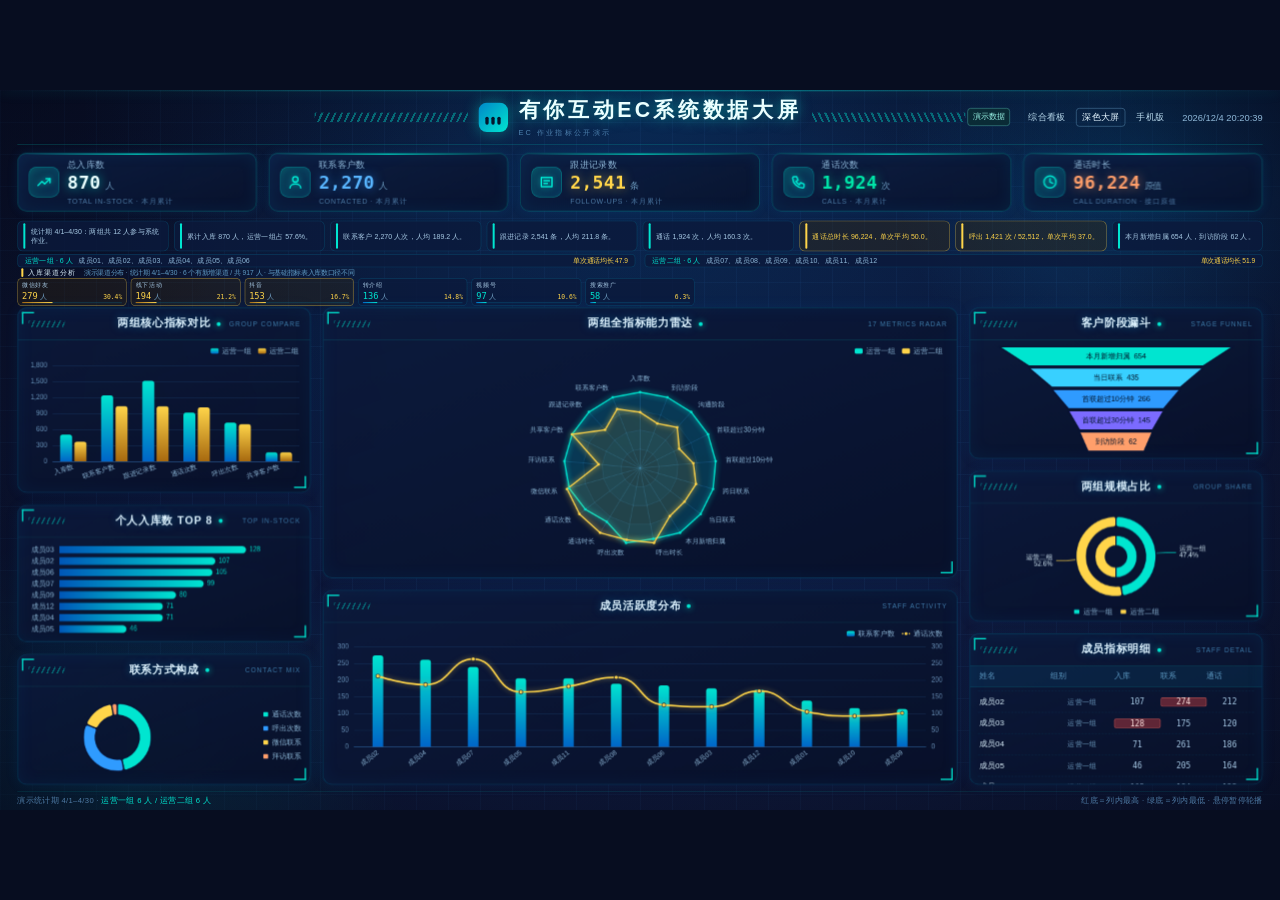
<file: ec-kanban/ec-screen/index.html>
<!DOCTYPE html>
<html lang="zh-CN">
<head>
  <meta charset="UTF-8">
  <meta name="viewport" content="width=device-width, initial-scale=1">
  <title>有你互动EC系统数据大屏</title>
  <link rel="stylesheet" href="../static/style.css">
  <link rel="stylesheet" href="../static/theme-dark.css">
  <link rel="stylesheet" href="../static/ec_screen.css">
  <link rel="stylesheet" href="../static/empty_state.css">
  <link rel="stylesheet" href="../static/preview.css">
</head>
<body>
<div class="empty-mask" id="emptyMask" hidden>
  <div class="empty-box">
    <b>暂无数据</b>
    <span>演示数据暂不可用</span>
  </div>
</div>
<div id="screen">
  <div class="bg-deco bg-deco-1"></div>
  <div class="bg-deco bg-deco-2"></div>

  <header class="topbar">
    <div class="brand">
      <div class="brand-logo"><i></i><i></i><i></i></div>
      <div class="brand-text">
        <h1>有你互动EC系统数据大屏</h1>
        <p>EC 作业指标公开演示</p>
      </div>
    </div>
    <div class="top-meta"><span class="preview-badge">演示数据</span><nav class="preview-nav" aria-label="看板视图"><a href="../ec-board/">综合看板</a><a href="../ec-screen/" aria-current="page">深色大屏</a><a href="../ec-mobile/">手机版</a></nav><span id="screenClock">--:--:--</span></div>
  </header>

  <section class="kpi-row">
    <div class="kpi-card">
      <div class="kpi-icon" data-icon="0"></div>
      <div class="kpi-body">
        <span class="kpi-label">总入库数</span>
        <div class="kpi-num"><span class="num" data-key="instock" data-fmt="int">0</span><small>人</small></div>
        <span class="kpi-foot">TOTAL IN-STOCK · 本月累计</span>
      </div>
    </div>
    <div class="kpi-card">
      <div class="kpi-icon" data-icon="1"></div>
      <div class="kpi-body">
        <span class="kpi-label">联系客户数</span>
        <div class="kpi-num"><span class="num" data-key="contact" data-fmt="int">0</span><small>人</small></div>
        <span class="kpi-foot">CONTACTED · 本月累计</span>
      </div>
    </div>
    <div class="kpi-card">
      <div class="kpi-icon" data-icon="2"></div>
      <div class="kpi-body">
        <span class="kpi-label">跟进记录数</span>
        <div class="kpi-num"><span class="num" data-key="follow" data-fmt="int">0</span><small>条</small></div>
        <span class="kpi-foot">FOLLOW-UPS · 本月累计</span>
      </div>
    </div>
    <div class="kpi-card">
      <div class="kpi-icon" data-icon="3"></div>
      <div class="kpi-body">
        <span class="kpi-label">通话次数</span>
        <div class="kpi-num"><span class="num" data-key="calls" data-fmt="int">0</span><small>次</small></div>
        <span class="kpi-foot">CALLS · 本月累计</span>
      </div>
    </div>
    <div class="kpi-card">
      <div class="kpi-icon" data-icon="4"></div>
      <div class="kpi-body">
        <span class="kpi-label">通话时长</span>
        <div class="kpi-num"><span class="num" data-key="calltime" data-fmt="int">0</span><small>原值</small></div>
        <span class="kpi-foot">CALL DURATION · 接口原值</span>
      </div>
    </div>
  </section>

  <!-- 当前统计期整体数据描述（每个数据一句话）+ 各组人员名单 -->
  <section class="ec-insight">
    <div class="insight-lines" id="insightLines"></div>
    <div class="group-roster" id="groupRoster"></div>
  </section>

  <!-- 入库渠道分析：全企业口径，不与各组关联 -->
  <section class="ec-channel">
    <div class="channel-title"><b>入库渠道分析</b><span id="channelNote"></span></div>
    <div class="channel-list" id="channelList"></div>
  </section>

  <main class="grid">
    <aside class="col">
      <section class="card">
        <div class="card-head"><h2>两组核心指标对比</h2><span>GROUP COMPARE</span></div>
        <div class="chart" id="compareChart"></div>
      </section>
      <section class="card">
        <div class="card-head"><h2>个人入库数 TOP 8</h2><span>TOP IN-STOCK</span></div>
        <div class="chart" id="topChart"></div>
      </section>
      <section class="card">
        <div class="card-head"><h2>联系方式构成</h2><span>CONTACT MIX</span></div>
        <div class="chart" id="mixChart"></div>
      </section>
    </aside>

    <section class="col center">
      <section class="card map-card">
        <div class="card-head"><h2>两组全指标能力雷达</h2><span>17 METRICS RADAR</span></div>
        <div class="chart" id="radarChart"></div>
      </section>
      <section class="card trend-card">
        <div class="card-head"><h2>成员活跃度分布</h2><span>STAFF ACTIVITY</span></div>
        <div class="chart" id="activityChart"></div>
      </section>
    </section>

    <aside class="col">
      <section class="card">
        <div class="card-head"><h2>客户阶段漏斗</h2><span>STAGE FUNNEL</span></div>
        <div class="chart" id="funnelChart"></div>
      </section>
      <section class="card">
        <div class="card-head"><h2>两组规模占比</h2><span>GROUP SHARE</span></div>
        <div class="chart" id="shareChart"></div>
      </section>
      <section class="card">
        <div class="card-head"><h2>成员指标明细</h2><span>STAFF DETAIL</span></div>
        <div class="staff-head"><span>姓名</span><span>组别</span><span>入库</span><span>联系</span><span>通话</span></div>
        <div class="staff-scroll" id="staffScroll"><div id="staffList"></div></div>
      </section>
    </aside>
  </main>

  <footer class="footer">
    <span>演示统计期 4/1–4/30 · <b id="peopleInfo"></b></span>
    <span>红底＝列内最高 · 绿底＝列内最低 · 悬停暂停轮播</span>
  </footer>
</div>

<script type="application/json" id="previewData">{"kpi":{"instock":870,"contact":2270,"follow":2541,"calls":1924,"calltime":96224,"staff":12},"groups":["运营一组","运营二组"],"people":{"运营一组":6,"运营二组":6},"compare":{"items":["入库数","联系客户数","跟进记录数","通话次数","呼出次数","共享客户数"],"series":[{"name":"运营一组","values":[501,1237,1509,912,725,170]},{"name":"运营二组","values":[369,1033,1032,1012,696,170]}]},"radar":{"indicators":[{"name":"入库数","max":501},{"name":"联系客户数","max":1237},{"name":"跟进记录数","max":1509},{"name":"共享客户数","max":170},{"name":"拜访联系","max":73},{"name":"微信联系","max":332},{"name":"通话次数","max":1012},{"name":"通话时长","max":52569},{"name":"呼出次数","max":725},{"name":"呼出时长","max":26977},{"name":"本月新增归属","max":375},{"name":"当日联系","max":251},{"name":"跨日联系","max":124},{"name":"首联超过10分钟","max":156},{"name":"首联超过30分钟","max":92},{"name":"沟通阶段","max":194},{"name":"到访阶段","max":38}],"series":[{"name":"运营一组","values":[501,1237,1509,170,73,322,912,43655,725,25535,375,251,124,156,92,194,38]},{"name":"运营二组","values":[369,1033,1032,170,40,332,1012,52569,696,26977,279,184,95,110,53,141,24]}]},"top_instock":[{"name":"成员05","group":"运营一组","value":46},{"name":"成员04","group":"运营一组","value":71},{"name":"成员12","group":"运营二组","value":71},{"name":"成员09","group":"运营二组","value":80},{"name":"成员07","group":"运营二组","value":99},{"name":"成员06","group":"运营一组","value":105},{"name":"成员02","group":"运营一组","value":107},{"name":"成员03","group":"运营一组","value":128}],"contact_mix":[{"name":"通话次数","value":1924},{"name":"呼出次数","value":1421},{"name":"微信联系","value":654},{"name":"拜访联系","value":113}],"funnel":[{"name":"本月新增归属","value":654},{"name":"当日联系","value":435},{"name":"首联超过10分钟","value":266},{"name":"首联超过30分钟","value":145},{"name":"到访阶段","value":62}],"group_share":[{"name":"运营一组","people":6,"instock":501,"calls":912},{"name":"运营二组","people":6,"instock":369,"calls":1012}],"activity":{"names":["成员02","成员04","成员07","成员05","成员11","成员08","成员06","成员03","成员12","成员01","成员10","成员09"],"contact":[274,261,239,205,205,189,184,175,171,138,116,113],"calls":[212,186,263,164,181,208,125,120,167,105,92,101]},"staff":[{"name":"成员01","group":"运营一组","instock":44,"contact":138,"calls":105,"marks":{"instock":"","contact":"","calls":""}},{"name":"成员02","group":"运营一组","instock":107,"contact":274,"calls":212,"marks":{"instock":"","contact":"max","calls":""}},{"name":"成员03","group":"运营一组","instock":128,"contact":175,"calls":120,"marks":{"instock":"max","contact":"","calls":""}},{"name":"成员04","group":"运营一组","instock":71,"contact":261,"calls":186,"marks":{"instock":"","contact":"","calls":""}},{"name":"成员05","group":"运营一组","instock":46,"contact":205,"calls":164,"marks":{"instock":"","contact":"","calls":""}},{"name":"成员06","group":"运营一组","instock":105,"contact":184,"calls":125,"marks":{"instock":"","contact":"","calls":""}},{"name":"成员07","group":"运营二组","instock":99,"contact":239,"calls":263,"marks":{"instock":"","contact":"","calls":"max"}},{"name":"成员08","group":"运营二组","instock":42,"contact":189,"calls":208,"marks":{"instock":"","contact":"","calls":""}},{"name":"成员09","group":"运营二组","instock":80,"contact":113,"calls":101,"marks":{"instock":"","contact":"min","calls":""}},{"name":"成员10","group":"运营二组","instock":44,"contact":116,"calls":92,"marks":{"instock":"","contact":"","calls":"min"}},{"name":"成员11","group":"运营二组","instock":33,"contact":205,"calls":181,"marks":{"instock":"min","contact":"","calls":""}},{"name":"成员12","group":"运营二组","instock":71,"contact":171,"calls":167,"marks":{"instock":"","contact":"","calls":""}}],"period":"4/1–4/30","roster":{"运营一组":["成员01","成员02","成员03","成员04","成员05","成员06"],"运营二组":["成员07","成员08","成员09","成员10","成员11","成员12"]},"insights":[{"text":"统计期 4/1–4/30：两组共 12 人参与系统作业。","highlight":false},{"text":"累计入库 870 人，运营一组占 57.6%。","highlight":false},{"text":"联系客户 2,270 人次，人均 189.2 人。","highlight":false},{"text":"跟进记录 2,541 条，人均 211.8 条。","highlight":false},{"text":"通话 1,924 次，人均 160.3 次。","highlight":false},{"text":"通话总时长 96,224，单次平均 50.0。","highlight":true},{"text":"呼出 1,421 次 / 52,512，单次平均 37.0。","highlight":true},{"text":"本月新增归属 654 人，到访阶段 62 人。","highlight":false}],"avg_duration":{"call_overall":50.0,"out_overall":37.0,"group_call":{"运营一组":47.9,"运营二组":51.9},"group_out":{"运营一组":35.2,"运营二组":38.8},"staff_call":[50.0,49.0,54.0,46.0,54.0,33.0,58.0,46.0,37.0,49.0,57.0,55.0]},"channels":{"total":917,"count":6,"items":[{"name":"微信好友","value":279,"ratio":30.4},{"name":"线下活动","value":194,"ratio":21.2},{"name":"抖音","value":153,"ratio":16.7},{"name":"转介绍","value":136,"ratio":14.8},{"name":"视频号","value":97,"ratio":10.6},{"name":"搜索推广","value":58,"ratio":6.3}],"note":"演示渠道分布"}}</script>
<script src="../static/echarts.min.js"></script>
<script src="../static/ec_screen.js"></script>
</body>
</html>
</file>
<file: ad-workbench.css>
.studio {
  --studio-accent: #b04611;
  --studio-border: #dbdbd7;
  padding-block: clamp(44px, 6vw, 88px);
}
.studio-heading {
  display: flex;
  justify-content: space-between;
  align-items: end;
  flex-wrap: wrap;
  gap: 10px 24px;
  margin-bottom: 24px;
}
.studio h2 {
  margin: 0;
  font-size: clamp(27px, 3.6vw, 46px);
  line-height: 1.15;
  font-weight: 650;
  letter-spacing: -.04em;
}
.studio-heading p {
  margin: 0;
  color: var(--muted);
  font-size: 14px;
}
.studio-layout {
  display: grid;
  grid-template-columns: minmax(0, .83fr) minmax(0, 1.17fr);
  border: 1px solid var(--studio-border);
  border-radius: 12px;
  background: #fff;
}
.studio-form, .studio-output {
  min-width: 0;
  padding: clamp(18px, 2.4vw, 34px);
}
.studio-output { border-inline-start: 1px solid var(--studio-border); }
.studio h3 { margin: 0 0 19px; font-size: 18px; font-weight: 650; }
.studio-fieldset { min-width: 0; margin: 0; padding: 0; border: 0; }
.studio-field, .studio-row { margin: 0 0 17px; }
.studio-row .studio-field { margin: 0; }
.studio-label {
  display: block;
  margin: 0 0 7px;
  font-size: 13px;
  font-weight: 650;
}
.studio-hint { color: var(--muted); font-size: 12px; }
.studio-label .studio-hint { float: right; font-weight: 400; }
.studio-file-card {
  position: relative;
  display: grid;
  grid-template-columns: 62px minmax(0, 1fr) auto;
  align-items: center;
  gap: 12px;
  padding: 10px 12px;
  border: 1px dashed #c4c6c5;
  border-radius: 7px;
  background: #f8f8f6;
  cursor: pointer;
}
.studio-file-card:hover, .studio-file-card:focus-within, .studio-file-card.is-dragging {
  border-color: var(--studio-accent);
  background: #fff8f2;
}
.studio-file-card:focus-within { outline: 2px solid var(--studio-accent); outline-offset: 2px; }
.studio-file-input {
  position: absolute;
  width: 100%;
  height: 100%;
  inset: 0;
  margin: 0;
  opacity: 0;
  cursor: pointer;
}
.studio-file-card img {
  width: 62px;
  aspect-ratio: 1;
  border-radius: 4px;
  object-fit: cover;
}
.studio-filename { display: block; overflow: hidden; text-overflow: ellipsis; white-space: nowrap; }
.studio-file-details { display: block; color: var(--muted); font-size: 11px; }
.studio-file-action { white-space: nowrap; color: var(--studio-accent); font-size: 12px; font-weight: 650; }
.studio-reset {
  display: inline-flex;
  align-items: center;
  min-height: 44px;
  padding: 0;
  border: 0;
  background: transparent;
  color: var(--studio-accent);
  font-size: 12px;
  text-decoration: underline;
  text-underline-offset: 4px;
  cursor: pointer;
}
.studio-row {
  display: grid;
  grid-template-columns: repeat(2, minmax(0,1fr));
  gap: 12px;
}
.studio-select, .studio-prompt {
  width: 100%;
  min-height: 44px;
  padding: 8px 10px;
  border: 1px solid #cfceca;
  border-radius: 5px;
  background: #fff;
  color: var(--ink);
  font: inherit;
}
.studio-prompt { display: block; min-height: 77px; resize: vertical; }
.studio-select:focus-visible, .studio-prompt:focus-visible {
  outline: 2px solid var(--studio-accent);
  outline-offset: 2px;
}
.studio-ratios {
  display: grid;
  grid-template-columns: repeat(4, minmax(0,1fr));
  gap: 6px;
}
.studio-ratios button {
  min-height: 46px;
  padding: 4px 2px;
  border: 1px solid #d5d5d0;
  border-radius: 5px;
  background: #fff;
  font-size: 13px;
  font-weight: 600;
  font-variant-numeric: tabular-nums;
  cursor: pointer;
}
.studio-ratios button[aria-pressed="true"] {
  border-color: #323b45;
  background: #303943;
  color: #fff;
}
.studio-ratios button:disabled { cursor: default; opacity: .75; }
.studio-generate-row, .studio-downloads {
  display: flex;
  align-items: center;
  flex-wrap: wrap;
  gap: 8px;
}
.studio-button {
  display: inline-flex;
  justify-content: center;
  align-items: center;
  gap: 8px;
  min-height: 44px;
  padding: 8px 14px;
  border: 1px solid #d5d5d0;
  border-radius: 5px;
  background: #fff;
  color: var(--ink);
  font: inherit;
  font-size: 13px;
  font-weight: 600;
  line-height: 1.25;
  text-align: center;
  text-decoration: none;
  cursor: pointer;
}
.studio-button:hover { border-color: #a3a39a; background: #f6f6f3; }
.studio-button--primary {
  min-height: 48px;
  border-color: #ffc19b;
  background: #ffb686;
  color: #171b21;
}
.studio-button--primary:hover { border-color: #e38f57; background: #ffc19b; }
.studio-button:disabled { cursor: wait; opacity: .65; }
.studio-status { min-height: 21px; margin: 10px 0 0; color: var(--muted); font-size: 12px; }
.studio-status[data-tone="error"] { color: #9c2c16; }
.studio-status[data-tone="success"] { color: #27583d; }
.studio-progress { display: block; width: 100%; height: 7px; margin: 8px 0 0; accent-color: var(--studio-accent); }
.studio-output-head {
  display: flex;
  justify-content: space-between;
  align-items: baseline;
  flex-wrap: wrap;
  gap: 6px 12px;
  margin-bottom: 16px;
}
.studio-output-head h3 { margin: 0; }
.studio-preview-meta { color: #565b5f; font-size: 12px; font-variant-numeric: tabular-nums; }
.studio-screen {
  display: grid;
  place-items: center;
  min-height: 280px;
  padding: 13px;
  border-radius: 7px;
  background: radial-gradient(ellipse at 50% 40%, #28313b, #141a22 77%);
}
.studio-frame {
  position: relative;
  display: grid;
  align-items: stretch;
  width: min(100%, 245px);
  aspect-ratio: 9 / 16;
  overflow: hidden;
  border-radius: 3px;
  background: #161b24;
}
.studio-frame[data-ratio="16:9"] { width: min(100%, 760px); aspect-ratio: 16 / 9; }
.studio-frame[data-ratio="3:4"] { width: min(100%, 326px); aspect-ratio: 3 / 4; }
.studio-frame[data-ratio="1:1"] { width: min(100%, 435px); aspect-ratio: 1; }
.studio-frame img, .studio-frame video {
  position: absolute;
  inset: 0;
  display: block;
  width: 100%;
  height: 100%;
  object-fit: contain;
}
.studio-image-backdrop { object-fit: cover; opacity: .47; filter: blur(20px); transform: scale(1.18); }
.studio-frame .studio-image-backdrop { object-fit: cover; }
.studio-state-label {
  position: absolute;
  left: 10px;
  bottom: 10px;
  max-width: calc(100% - 20px);
  padding: 4px 7px;
  border-radius: 3px;
  background: #151a22;
  color: #fff;
  font-size: 11px;
}
.studio-result {
  display: flex;
  flex-direction: column;
  gap: 9px;
  margin-top: 15px;
}
.studio-result-note { margin: 0; }
.studio-downloads .studio-button[download] { gap: 7px; }
@media (max-width: 970px) {
  .studio-layout { grid-template-columns: repeat(2,minmax(0,1fr)); }
}
@media (max-width: 740px) {
  .studio-layout { grid-template-columns: minmax(0,1fr); }
  .studio-output { border-inline-start: 0; border-top: 1px solid var(--studio-border); }
  .studio-select, .studio-prompt { font-size: 16px; }
  .studio-screen { min-height: 200px; }
  .studio-frame[data-ratio="9:16"] { width: min(100%, 210px); }
}
@media (max-width: 370px) {
  .studio-form, .studio-output { padding-inline: 13px; }
  .studio-file-card { grid-template-columns: 48px minmax(0,1fr) auto; gap: 7px; padding-inline: 8px; }
  .studio-file-card img { width: 48px; }
  .studio-row { gap: 7px; }
}
.studio-extra {
  padding: 0 11px;
  border: 1px solid #deddd9;
  border-radius: 5px;
}
.studio-extra summary {
  min-height: 43px;
  padding-block: 11px;
  font-size: 13px;
  font-weight: 650;
  cursor: pointer;
}
.studio-extra[open] { padding-bottom: 11px; }
.studio-asset-input { min-height: 44px; margin-bottom: 6px; font-size: 13px; }
.studio-assets { margin: 4px 0 0; padding: 0; list-style: none; }
.studio-assets li {
  display: flex;
  align-items: center;
  justify-content: space-between;
  gap: 10px;
  border-top: 1px solid #edede9;
}
.studio-assets li span { overflow-wrap: anywhere; font-size: 12px; }
.studio-reference-label { margin-top: 11px; }
.studio-brief {
  display: grid;
  gap: 9px;
  margin-top: 21px;
  padding: 15px 0 0;
  border-top: 1px solid #e2e2de;
}
.studio-brief p { margin: 3px 0 0; }
.studio-brief-actions { display: flex; flex-wrap: wrap; gap: 7px; }
.studio-platforms { margin-top: 26px; padding-top: 18px; border-top: 1px solid #e2e2de; }
.studio-platform-head h3, .studio-platform-head p { margin: 0; }
.studio-platform-head p { margin-block: 4px 11px; }
.studio-platform-grid { display: grid; grid-template-columns: repeat(4,minmax(0,1fr)); gap: 7px; }
.studio-platform {
  display: grid;
  align-content: start;
  gap: 6px;
  min-width: 0;
  padding: 6px;
  border: 1px solid #dcdedb;
  border-radius: 5px;
  background: #fff;
  text-align: center;
  cursor: pointer;
}
.studio-platform:hover, .studio-platform[aria-pressed="true"] { border-color: var(--studio-accent); background: #fff8f2; }
.studio-platform strong { font-size: 11px; line-height: 1.35; }
.studio-platform-art {
  position: relative;
  display: grid;
  place-items: center;
  height: 78px;
  padding: 4px;
  border-radius: 3px;
  background: #252d36;
}
.studio-platform-media {
  position: relative;
  width: min(100%, 39.375px);
  aspect-ratio: 9 / 16;
  overflow: hidden;
  border-radius: 2px;
  background: #11151c;
}
.studio-platform-media img { position: absolute; inset: 0; width: 100%; height: 100%; object-fit: contain; }
[data-platform="bilibili"] .studio-platform-media { width: min(100%, 124.44px); aspect-ratio: 16 / 9; }
[data-platform="red"] .studio-platform-media { width: min(100%, 52.5px); aspect-ratio: 3 / 4; }
[data-platform="social"] .studio-platform-media { width: min(100%, 70px); aspect-ratio: 1; }
.studio-platform-art i { position: absolute; right: 4px; bottom: 4px; padding: 1px 4px; border-radius: 2px; background: #11151c; color: #fff; font-size: 10px; font-style: normal; }
@media(max-width: 520px), (min-width:741px) and (max-width:850px) {
  .studio-platform-grid { grid-template-columns: repeat(2,minmax(0,1fr)); }
}
</file>
<file: ad-showcase.css>
.showcase-shell {
    width: min(var(--content-width, 1440px), calc(100% - 2 * var(--gutter, 24px)));
    margin-inline: auto;
  }

  .showcase-gallery {
    padding: clamp(48px, 7vw, 100px) 0;
    background: #f3f5f6;
    color: #18212c;
  }

  .showcase-kicker {
    margin: 0 0 10px;
    color: #59636e;
    font-size: 13px;
    font-weight: 650;
    letter-spacing: .12em;
  }

  .showcase-title {
    margin: 0;
    font-size: clamp(28px, 4vw, 52px);
    font-weight: 720;
    line-height: 1.14;
    letter-spacing: -.04em;
  }

  .showcase-grid {
    display: grid;
    grid-template-columns: repeat(4, minmax(0, 1fr));
    gap: clamp(14px, 1.7vw, 26px);
    margin-top: clamp(24px, 3.2vw, 42px);
  }

  .showcase-case {
    min-width: 0;
  }

  .showcase-play {
    position: relative;
    display: block;
    width: 100%;
    aspect-ratio: 3 / 4;
    overflow: hidden;
    padding: 0;
    border: 0;
    border-radius: 10px;
    background: #101722;
    cursor: pointer;
  }

  .showcase-play img {
    display: block;
    width: 100%;
    height: 100%;
    object-fit: cover;
  }

  .showcase-play::after {
    position: absolute;
    inset: 46% 0 0;
    background: linear-gradient(transparent, rgba(0, 0, 0, .46));
    pointer-events: none;
    content: "";
  }

  .showcase-play-icon {
    position: absolute;
    z-index: 1;
    bottom: clamp(9px, 1.2vw, 16px);
    left: clamp(9px, 1.2vw, 16px);
    display: grid;
    place-items: center;
    width: 44px;
    height: 44px;
    border: 1px solid #ffffffb3;
    border-radius: 50%;
    background: #101722b3;
    color: white;
    transition: background .18s ease;
  }

  .showcase-play:hover .showcase-play-icon {
    background: #1f2b3b;
  }

  .showcase-play-icon::before {
    display: block;
    margin-left: 3px;
    border: solid transparent;
    border-width: 7px 0 7px 10px;
    border-left-color: currentColor;
    content: "";
  }

  .showcase-duration {
    position: absolute;
    z-index: 1;
    right: clamp(9px, 1.2vw, 16px);
    bottom: clamp(12px, 1.2vw, 16px);
    border-radius: 4px;
    padding: 3px 7px;
    background: #101722de;
    color: white;
    font-size: 12px;
    font-variant-numeric: tabular-nums;
  }

  .showcase-case-meta {
    display: flex;
    flex-wrap: wrap;
    align-items: baseline;
    justify-content: space-between;
    gap: 0 10px;
    margin-top: 10px;
  }

  .showcase-case-name {
    margin: 0;
    font-size: clamp(15px, 1.7vw, 22px);
    font-weight: 680;
    line-height: 1.35;
  }

  .showcase-use-reference {
    min-height: 44px;
    padding: 0;
    border: 0;
    background: transparent;
    color: #135087;
    font: inherit;
    font-size: 13px;
    font-weight: 650;
    cursor: pointer;
  }

  .showcase-use-reference:hover {
    text-decoration: underline;
    text-underline-offset: 4px;
  }

  .showcase-contact {
    background: #18212c;
    color: #fff;
  }

  .showcase-contact .showcase-shell {
    display: flex;
    flex-wrap: wrap;
    align-items: center;
    justify-content: space-between;
    gap: 28px 50px;
    padding-block: clamp(38px, 6vw, 80px);
  }

  .showcase-contact .showcase-kicker {
    color: #bbc7d3;
  }

  .showcase-contact-details {
    display: flex;
    flex-wrap: wrap;
    align-items: center;
    gap: 8px 16px;
    min-width: 0;
  }

  .showcase-contact-number {
    display: inline-flex;
    align-items: center;
    min-height: 44px;
    color: white;
    font-family: "Avenir Next", "Helvetica Neue", Arial, sans-serif;
    font-size: clamp(26px, 4vw, 43px);
    font-weight: 620;
    line-height: 1;
    text-decoration: none;
    font-variant-numeric: tabular-nums;
    white-space: nowrap;
  }

  .showcase-contact-number:hover {
    text-decoration: underline;
    text-underline-offset: 6px;
  }

  .showcase-copy {
    min-height: 44px;
    padding: 8px 14px;
    border: 1px solid #9cabbc;
    border-radius: 7px;
    background: transparent;
    color: white;
    font: inherit;
    font-size: 13px;
    cursor: pointer;
  }

  .showcase-copy:hover {
    background: #263446;
  }

  .showcase-copy-status {
    flex-basis: 100%;
    color: #e3eaf1;
    font-size: 13px;
  }

  .showcase-copy-status:empty {
    display: none;
  }

  .showcase-gallery button:focus-visible,
  .showcase-contact :is(button, a):focus-visible,
  .showcase-dialog button:focus-visible {
    outline: 3px solid #ff883a;
    outline-offset: 4px;
  }

  .showcase-footer {
    background: #f4f4f4;
  }

  .showcase-footer img {
    display: block;
    width: 100%;
    height: auto;
  }

  .showcase-dialog {
    width: min(92vw, 520px);
    max-height: calc(100dvh - 24px);
    margin: auto;
    padding: 0;
    overflow: auto;
    border: 1px solid #495261;
    border-radius: 13px;
    background: #18212c;
    color: white;
  }

  .showcase-dialog::backdrop {
    background: #101722d9;
  }

  .showcase-dialog-bar {
    display: flex;
    align-items: center;
    justify-content: space-between;
    gap: 16px;
    padding: 8px clamp(12px, 3vw, 22px);
  }

  .showcase-dialog-title {
    margin: 0;
    font-size: clamp(17px, 3vw, 22px);
    font-weight: 650;
  }

  .showcase-dialog-close {
    min-width: 44px;
    min-height: 44px;
    padding: 0;
    border: 0;
    border-radius: 6px;
    background: transparent;
    color: white;
    font: inherit;
    font-size: 25px;
    cursor: pointer;
  }

  .showcase-dialog-close:hover {
    background: #293749;
  }

  .showcase-dialog video {
    display: block;
    width: 100%;
    height: min(74dvh, 690px);
    background: #0b0e13;
  }

  .showcase-media-error {
    margin: 0;
    padding: 13px 16px;
    color: #fff0e9;
    font-size: 14px;
  }

  @media (max-width: 800px) {
    .showcase-grid {
      grid-template-columns: repeat(2, minmax(0, 1fr));
      row-gap: 16px;
    }
  }

  @media (max-width: 400px) {
    .showcase-contact-details {
      display: grid;
      justify-items: start;
    }
  }
</file>
<file: ec-kanban/static/style.css>
/* 大屏固定 1920x1080 画布，由 JS 等比缩放适配窗口 */
* { margin: 0; padding: 0; box-sizing: border-box; }

body {
  font-family: "PingFang SC", "Microsoft YaHei", Arial, sans-serif;
  color: #1b3a63;
  background: #e9f3ff;
  overflow: hidden;
}

#screen {
  position: absolute;
  left: 0;
  top: 0;
  width: 1920px;
  height: 1080px;
  padding: 0 26px;
  transform-origin: 0 0;
  display: flex;
  flex-direction: column;
  overflow: hidden;
  background: linear-gradient(135deg, #eaf5ff 0%, #dbeaff 45%, #f3f9ff 100%);
}

/* 背景光晕 */
.bg-deco { position: absolute; border-radius: 50%; pointer-events: none; }
.bg-deco-1 { width: 760px; height: 760px; right: -180px; top: -260px; background: radial-gradient(circle, rgba(84,169,255,.30), transparent 70%); }
.bg-deco-2 { width: 820px; height: 820px; left: -220px; bottom: -380px; background: radial-gradient(circle, rgba(56,182,245,.22), transparent 70%); }

/* 顶部标题栏 */
.topbar { height: 82px; flex: none; display: flex; align-items: center; justify-content: space-between; position: relative; z-index: 2; border-bottom: 1px solid rgba(47,128,237,.14); }
.brand { display: flex; align-items: center; gap: 16px; }
.brand-logo { width: 44px; height: 44px; border-radius: 12px; background: linear-gradient(135deg, #1f6fe5, #4bc4f5); display: flex; align-items: flex-end; justify-content: center; gap: 4px; padding-bottom: 11px; box-shadow: 0 6px 18px rgba(31,111,229,.32); }
.brand-logo i { width: 5px; height: 12px; border-radius: 3px; background: #fff; animation: barPulse 1.8s ease-in-out infinite; }
.brand-logo i:nth-child(2) { animation-delay: .3s; }
.brand-logo i:nth-child(3) { animation-delay: .6s; }
@keyframes barPulse { 0%, 100% { height: 10px; opacity: .65; } 50% { height: 22px; opacity: 1; } }
.brand-text h1 { font-size: 30px; letter-spacing: 3px; background: linear-gradient(90deg, #1557c8, #2fa9f2); -webkit-background-clip: text; background-clip: text; color: transparent; }
.brand-text p { font-size: 11px; letter-spacing: 2.4px; color: #7d9dc4; margin-top: 4px; }
.top-meta { display: flex; align-items: center; gap: 18px; font-size: 14px; color: #3b6ba5; }
.top-meta b { color: #1769d6; font-weight: 600; font-variant-numeric: tabular-nums; }
.divider { width: 1px; height: 16px; background: rgba(47,128,237,.25); }
.live { display: flex; align-items: center; gap: 8px; }
.live i { width: 8px; height: 8px; border-radius: 50%; background: #2f80ed; box-shadow: 0 0 0 4px rgba(47,128,237,.18); animation: livePulse 1.6s ease-in-out infinite; }
@keyframes livePulse { 50% { box-shadow: 0 0 0 9px rgba(47,128,237,0); } }

/* 核心指标卡片 */
.kpi-row { height: 126px; flex: none; display: grid; grid-template-columns: repeat(5, 1fr); gap: 18px; padding: 16px 0; position: relative; z-index: 2; }
.kpi-card { display: flex; align-items: center; gap: 16px; padding: 0 20px; border-radius: 14px; position: relative; overflow: hidden; background: linear-gradient(135deg, rgba(255,255,255,.95), rgba(232,244,255,.82)); border: 1px solid rgba(255,255,255,.95); box-shadow: 0 10px 26px rgba(31,94,168,.10), inset 0 1px 0 #fff; backdrop-filter: blur(12px); }
.kpi-card::after { content: ""; position: absolute; left: 0; top: 0; width: 4px; height: 100%; background: linear-gradient(180deg, #2f80ed, #56ccf2); }
.kpi-icon { width: 54px; height: 54px; flex: none; border-radius: 14px; background: linear-gradient(135deg, #e3f1ff, #cbe4ff); display: flex; align-items: center; justify-content: center; }
.kpi-icon svg { width: 28px; height: 28px; fill: none; stroke: #1f6fe5; stroke-width: 1.8; stroke-linecap: round; stroke-linejoin: round; animation: iconIn .6s ease; }
@keyframes iconIn { from { opacity: 0; transform: scale(.6) rotate(-25deg); } to { opacity: 1; transform: none; } }
.kpi-body { min-width: 0; }
.kpi-label { font-size: 15px; color: #5a7ba6; }
.kpi-num { display: flex; align-items: baseline; gap: 6px; margin: 2px 0; }
.kpi-num .num { font-size: 30px; font-weight: 700; color: #1257bd; font-variant-numeric: tabular-nums; text-shadow: 0 2px 8px rgba(31,111,229,.14); }
.kpi-num small { font-size: 13px; color: #5a7ba6; }
.kpi-foot { font-size: 11px; color: #93b0d1; letter-spacing: .6px; }

/* 三栏布局 */
.grid { flex: 1; min-height: 0; display: grid; grid-template-columns: 440px 1fr 440px; gap: 18px; padding-bottom: 10px; position: relative; z-index: 2; }
.col { display: flex; flex-direction: column; gap: 18px; min-height: 0; }
.col .card { flex: 1; min-height: 0; }
.center .map-card { flex: 1.9; }
.center .trend-card { flex: 1; }

.card { border-radius: 14px; display: flex; flex-direction: column; overflow: hidden; background: linear-gradient(160deg, rgba(255,255,255,.94), rgba(235,246,255,.80)); border: 1px solid rgba(255,255,255,.95); box-shadow: 0 10px 28px rgba(31,94,168,.10), inset 0 1px 0 #fff; backdrop-filter: blur(12px); }
.card-head { height: 48px; flex: none; display: flex; align-items: center; justify-content: space-between; padding: 0 18px; border-bottom: 1px solid rgba(47,128,237,.10); }
.card-head h2 { font-size: 17px; font-weight: 600; color: #1b4f96; padding-left: 12px; position: relative; }
.card-head h2::before { content: ""; position: absolute; left: 0; top: 50%; transform: translateY(-50%); width: 4px; height: 16px; border-radius: 3px; background: linear-gradient(180deg, #2f80ed, #56ccf2); }
.card-head span { font-size: 11px; letter-spacing: 1.4px; color: #a2bcd9; }
.chart { flex: 1; min-height: 0; width: 100%; }

/* 销售明细：滚动表格 */
.detail-head, .detail-row { display: grid; grid-template-columns: 1.1fr .8fr 1fr .6fr 1fr; }
.detail-head { padding: 9px 16px; font-size: 12px; color: #8ca9ca; background: rgba(47,128,237,.05); }
.scroll-box { flex: 1; min-height: 0; overflow: hidden; padding: 0 12px 8px; }
.detail-row { align-items: center; height: 34px; font-size: 12.5px; color: #3a5f8d; border-bottom: 1px dashed rgba(47,128,237,.10); }
.detail-row span { overflow: hidden; text-overflow: ellipsis; white-space: nowrap; }
.detail-row span:last-child { color: #1769d6; font-weight: 600; text-align: right; }
.detail-row:hover { background: rgba(47,128,237,.07); }

/* 地区热榜 */
.rank-row { display: flex; align-items: center; gap: 12px; height: 40px; padding: 0 6px; }
.rank-no { width: 24px; height: 24px; flex: none; border-radius: 7px; font-size: 12px; font-weight: 700; display: flex; align-items: center; justify-content: center; background: #e8f2ff; color: #5b8fd6; }
.rank-row:nth-child(-n+3) .rank-no { background: linear-gradient(135deg, #2f80ed, #56ccf2); color: #fff; box-shadow: 0 3px 10px rgba(47,128,237,.3); }
.rank-main { flex: 1; min-width: 0; }
.rank-name { font-size: 13px; color: #2c5488; }
.rank-bar { height: 5px; margin-top: 5px; border-radius: 4px; background: #e6f0fc; overflow: hidden; }
.rank-bar i { display: block; height: 100%; border-radius: 4px; background: linear-gradient(90deg, #2f80ed, #56ccf2); transition: width .8s ease; }
.rank-value { width: 100px; text-align: right; font-size: 13px; font-weight: 600; color: #1769d6; font-variant-numeric: tabular-nums; }

/* 利润进度 */
.progress-panel { flex: 1; padding: 18px 24px; display: flex; flex-direction: column; justify-content: center; }
.progress-title { font-size: 14px; color: #5a7ba6; }
.progress-num { margin: 4px 0 14px; color: #1257bd; }
.progress-num .num { font-size: 46px; font-weight: 700; font-variant-numeric: tabular-nums; }
.progress-num small { font-size: 18px; margin-left: 6px; }
.progress-track { height: 16px; border-radius: 10px; background: #e3eefc; box-shadow: inset 0 2px 5px rgba(31,94,168,.10); overflow: hidden; }
.progress-fill { width: 0; height: 100%; border-radius: 10px; position: relative; background: linear-gradient(90deg, #2f80ed, #56ccf2, #7ee0f5); box-shadow: 0 0 14px rgba(47,128,237,.45); transition: width 1.2s cubic-bezier(.2,.8,.2,1); }
.progress-fill::after { content: ""; position: absolute; inset: 0; background: linear-gradient(90deg, transparent, rgba(255,255,255,.55), transparent); animation: shine 2.2s linear infinite; }
@keyframes shine { from { transform: translateX(-100%); } to { transform: translateX(100%); } }
.progress-grid { display: grid; grid-template-columns: repeat(3, 1fr); gap: 10px; margin-top: 18px; }
.progress-grid div { background: rgba(47,128,237,.06); border-radius: 10px; padding: 10px 12px; display: flex; flex-direction: column; gap: 6px; }
.progress-grid span { font-size: 12px; color: #7d9dc4; }
.progress-grid b { font-size: 17px; color: #1769d6; font-variant-numeric: tabular-nums; }

.footer { height: 28px; flex: none; display: flex; justify-content: space-between; align-items: center; font-size: 11.5px; color: #8ba9ca; letter-spacing: .5px; position: relative; z-index: 2; }
</file>
<file: ec-kanban/static/theme-dark.css>
/* 数字化深色看板主题：以覆盖方式追加，原浅蓝样式与逻辑保持不变 */

body { background: #070d20; }

#screen {
  background:
    linear-gradient(rgba(72,150,230,.055) 1px, transparent 1px) 0 0 / 48px 48px,
    linear-gradient(90deg, rgba(72,150,230,.055) 1px, transparent 1px) 0 0 / 48px 48px,
    radial-gradient(ellipse at 50% 0%, rgba(0,130,230,.20), transparent 62%),
    linear-gradient(160deg, #0a1028 0%, #0c1535 48%, #101a3c 100%);
}

/* 暗角 + 扫描线，增强数字屏幕质感 */
#screen::before {
  content: ""; position: absolute; inset: 0; z-index: 1; pointer-events: none;
  background: radial-gradient(ellipse at 50% 45%, transparent 52%, rgba(2,6,20,.60) 100%);
}
#screen::after {
  content: ""; position: absolute; left: 0; right: 0; top: 0; height: 2px; z-index: 1; pointer-events: none;
  background: linear-gradient(90deg, transparent, rgba(0,229,208,.45), transparent);
  box-shadow: 0 0 18px rgba(0,229,208,.35);
  animation: darkScan 9s linear infinite;
}
@keyframes darkScan { from { transform: translateY(0); } to { transform: translateY(1080px); } }

.bg-deco-1 { background: radial-gradient(circle, rgba(0,170,255,.20), transparent 70%); }
.bg-deco-2 { background: radial-gradient(circle, rgba(0,229,208,.14), transparent 70%); }

/* 顶部：标题居中，两侧斜纹装饰 */
.topbar { justify-content: center; border-bottom: 1px solid rgba(0,229,208,.22); }
.brand::before, .brand::after {
  content: ""; width: 230px; height: 14px; flex: none; opacity: .7;
  background: repeating-linear-gradient(115deg, rgba(0,229,208,.55) 0 3px, transparent 3px 9px);
}
.brand::after { transform: scaleX(-1); }
.brand-logo { background: linear-gradient(135deg, #0088c8, #00e5d0); box-shadow: 0 0 22px rgba(0,229,208,.42); }
.brand-logo i { background: #04162c; }
.brand-text h1 {
  background: none; -webkit-text-fill-color: #eaffff; color: #eaffff;
  font-size: 32px; letter-spacing: 5px; text-shadow: 0 0 20px rgba(0,229,208,.55);
}
.brand-text p { color: #4f83b0; letter-spacing: 3px; }
.top-meta { position: absolute; right: 0; top: 50%; transform: translateY(-50%); color: #8fb8d8; }
.top-meta b { color: #00e5d0; font-family: "DIN Alternate", "Roboto Mono", Consolas, monospace; }
.divider { background: rgba(0,229,208,.30); }
.live i { background: #00e5d0; box-shadow: 0 0 0 4px rgba(0,229,208,.18); }
@keyframes livePulse { 50% { box-shadow: 0 0 0 9px rgba(0,229,208,0); } }

/* 核心指标卡片 */
.kpi-card {
  background: linear-gradient(160deg, rgba(13,30,66,.92), rgba(8,18,44,.88));
  border: 1px solid rgba(0,229,208,.28);
  box-shadow: inset 0 0 22px rgba(0,150,220,.10), 0 0 18px rgba(0,120,200,.14);
  backdrop-filter: blur(8px);
}
.kpi-card::after {
  /* 原左侧竖条改为顶部发光细线 */
  left: 0; top: 0; width: 100%; height: 2px;
  background: linear-gradient(90deg, transparent, #00e5d0, transparent);
}
.kpi-icon {
  background: linear-gradient(135deg, rgba(0,229,208,.18), rgba(0,120,220,.12));
  border: 1px solid rgba(0,229,208,.35);
  box-shadow: inset 0 0 16px rgba(0,229,208,.16);
}
/* 图标常驻可见：原动画从 opacity:0 起，切换瞬间会变成空白方块 */
.kpi-icon svg {
  stroke: #00e5d0; stroke-width: 2.2; width: 30px; height: 30px;
  filter: drop-shadow(0 0 5px rgba(0,229,208,.7));
  animation: darkIconIn .6s ease;
}
@keyframes darkIconIn { from { opacity: .55; transform: scale(.85) rotate(-12deg); } to { opacity: 1; transform: none; } }
.kpi-label { color: #8fb8d8; }
.num, .rank-value, .progress-grid b, .progress-num .num {
  font-family: "DIN Alternate", "Roboto Mono", Consolas, monospace;
}
.kpi-num .num { color: #eaffff; text-shadow: 0 0 16px rgba(0,229,208,.65); letter-spacing: .5px; }
.kpi-num small { color: #6f9dc0; }
.kpi-foot { color: #4e7aa4; letter-spacing: 1px; }
.kpi-card:nth-child(2) .kpi-num .num { color: #59b6ff; text-shadow: 0 0 16px rgba(47,155,255,.6); }
.kpi-card:nth-child(3) .kpi-num .num { color: #ffd54a; text-shadow: 0 0 16px rgba(255,213,74,.55); }
.kpi-card:nth-child(4) .kpi-num .num { color: #00e5a8; text-shadow: 0 0 16px rgba(0,229,168,.55); }
.kpi-card:nth-child(5) .kpi-num .num { color: #ff9f6b; text-shadow: 0 0 16px rgba(255,159,107,.55); }

/* 面板：深色玻璃 + 四角科技角标 */
.card {
  position: relative;
  background: linear-gradient(160deg, rgba(12,26,60,.90), rgba(8,16,40,.86));
  border: 1px solid rgba(0,180,220,.24);
  box-shadow: inset 0 0 26px rgba(0,140,220,.07), 0 0 20px rgba(0,90,180,.14);
  backdrop-filter: blur(10px);
}
.card::before, .card::after { content: ""; position: absolute; width: 16px; height: 16px; pointer-events: none; z-index: 3; }
.card::before { left: 6px; top: 6px; border-left: 2px solid #00e5d0; border-top: 2px solid #00e5d0; }
.card::after { right: 6px; bottom: 6px; border-right: 2px solid #00e5d0; border-bottom: 2px solid #00e5d0; }
.card-head { position: relative; justify-content: center; border-bottom: 1px solid rgba(0,229,208,.16); }
.card-head::before {
  content: ""; position: absolute; left: 16px; top: 50%; transform: translateY(-50%);
  width: 54px; height: 10px; opacity: .75;
  background: repeating-linear-gradient(115deg, rgba(0,229,208,.55) 0 2px, transparent 2px 7px);
}
.card-head h2 { color: #dff4ff; font-size: 16px; letter-spacing: 1.5px; padding-left: 0; text-shadow: 0 0 12px rgba(0,180,255,.35); }
.card-head h2::before { display: none; }
.card-head h2::after {
  content: ""; position: absolute; right: -15px; top: 50%; transform: translateY(-50%);
  width: 6px; height: 6px; border-radius: 50%; background: #00e5d0;
  box-shadow: 0 0 9px #00e5d0; animation: darkBlink 1.8s ease-in-out infinite;
}
@keyframes darkBlink { 0%, 100% { opacity: 1; } 50% { opacity: .2; } }
.card-head span { position: absolute; right: 14px; color: #3f7aa8; font-size: 10px; }

/* 销售明细 */
.detail-head { background: rgba(0,180,220,.08); color: #5f9bc4; border-bottom: 1px solid rgba(0,229,208,.12); }
.detail-row { color: #a9cbe6; border-bottom: 1px dashed rgba(0,180,220,.13); }
.detail-row span:last-child { color: #00e5d0; text-shadow: 0 0 9px rgba(0,229,208,.4); }
.detail-row:hover { background: rgba(0,229,208,.09); }

/* 地区热榜 */
.rank-no { background: rgba(0,180,220,.12); color: #7fd8e8; border: 1px solid rgba(0,229,208,.25); }
.rank-row:nth-child(-n+3) .rank-no {
  background: linear-gradient(135deg, #00e5d0, #0088c8); color: #04162c; border: none;
  box-shadow: 0 0 12px rgba(0,229,208,.45);
}
.rank-name { color: #c5e2f5; }
.rank-bar { background: rgba(0,180,220,.14); }
.rank-bar i { background: linear-gradient(90deg, #0088c8, #00e5d0, #ffd54a); box-shadow: 0 0 9px rgba(0,229,208,.4); }
.rank-value { color: #ffd54a; text-shadow: 0 0 9px rgba(255,213,74,.35); }

/* 利润进度：仪表刻度 + 发光数字 */
.progress-title { color: #8fb8d8; }
.progress-num .num { color: #00e5d0; letter-spacing: 1px; text-shadow: 0 0 20px rgba(0,229,208,.6); }
.progress-num small { color: #6f9dc0; }
.progress-track {
  background: rgba(0,180,220,.12);
  background-image: repeating-linear-gradient(90deg, rgba(0,229,208,.18) 0 1px, transparent 1px 32px);
  box-shadow: inset 0 2px 6px rgba(0,0,0,.35);
}
.progress-fill { background: linear-gradient(90deg, #0066c8, #00b8d4, #00e5d0, #ffd54a); box-shadow: 0 0 18px rgba(0,229,208,.6); }
.progress-fill::after { background: linear-gradient(90deg, transparent, rgba(255,255,255,.45), transparent); }
.progress-grid div { background: rgba(0,180,220,.08); border: 1px solid rgba(0,229,208,.14); }
.progress-grid span { color: #6698c0; }
.progress-grid b { color: #ffd54a; }

.footer { color: #4e7aa4; border-top: 1px solid rgba(0,229,208,.12); }
</file>
<file: ec-kanban/static/ec_board.css>
/* 综合分析看板：上下两块，深色主题沿用 style.css / theme-dark.css */

#screen { padding-bottom: 0; }

.board-part { flex: none; display: flex; flex-direction: column; position: relative; z-index: 2; }
.board-part.upper { height: 424px; }
.board-part.lower { flex: 1; min-height: 0; margin-top: 10px; }

.part-head { height: 28px; flex: none; display: flex; align-items: center; gap: 10px; padding: 0 6px; font-size: 14px; letter-spacing: 1px; color: #dff4ff; }
.part-head b { font-family: "DIN Alternate", Consolas, monospace; font-size: 13px; font-weight: 500; color: #00e5d0; }
.part-head span { font-size: 11.5px; color: #5f9bc4; letter-spacing: .5px; }
.part-head span i { font-style: normal; color: #ffd54a; }

.upper-grid { flex: 1; min-height: 0; display: grid; grid-template-columns: repeat(4, 1fr); gap: 14px; }
.upper-grid .card { min-width: 0; }

.lower-grid { flex: 1; min-height: 0; display: grid; grid-template-columns: 1fr 1.05fr .95fr; gap: 14px; }
.lower-grid .card { min-width: 0; }

/* 成员卡片矩阵：组名 + 人名 + 指标量化 */
.member-grid { flex: 1; min-height: 0; display: grid; gap: 8px; padding: 10px; grid-auto-rows: 1fr; }
#g1Grid { grid-template-columns: repeat(4, 1fr); }
#g2Grid { grid-template-columns: repeat(5, 1fr); }

.member-card { display: flex; flex-direction: column; justify-content: center; gap: 6px; padding: 8px 9px; border-radius: 8px; overflow: hidden; background: rgba(12,26,60,.85); border: 1px solid rgba(0,180,220,.22); border-left-width: 3px; }
.member-card .m-name { font-size: 14px; letter-spacing: 1px; color: #dff4ff; white-space: nowrap; overflow: hidden; text-overflow: ellipsis; }
.member-card .m-metrics { display: flex; flex-direction: column; gap: 2px; }
.member-card .m-metrics span { display: flex; align-items: baseline; justify-content: space-between; font-size: 10.5px; color: #6f9dc0; }
.member-card .m-metrics b { font-family: "DIN Alternate", Consolas, monospace; font-size: 13px; font-weight: 500; color: #bcd9ef; }
.member-card .m-score { height: 3px; border-radius: 2px; overflow: hidden; background: rgba(0,180,220,.16); }
.member-card .m-score i { display: block; height: 100%; border-radius: 2px; }

.member-card.level-high { border-left-color: #ffd54a; background: rgba(60,45,10,.32); }
.member-card.level-high .m-name { color: #ffd54a; }
.member-card.level-high .m-score i { background: linear-gradient(90deg, #a86a10, #ffd54a); }
.member-card.level-mid { border-left-color: #00e5d0; }
.member-card.level-mid .m-score i { background: linear-gradient(90deg, #0066c8, #00e5d0); }
.member-card.level-low { border-left-color: #2f9bff; }
.member-card.level-low .m-score i { background: linear-gradient(90deg, #004a99, #2f9bff); }
.member-card.level-base { border-left-color: #7b6bff; }
.member-card.level-base .m-name { color: #b9b0ff; }
.member-card.level-base .m-score i { background: linear-gradient(90deg, #3b2f99, #7b6bff); }

/* 指标量化表：17 行 × 6 列 */
.metric-wrap { flex: 1; min-height: 0; overflow: auto; padding: 6px 8px 8px; }
#metricTable { width: 100%; border-collapse: separate; border-spacing: 0; table-layout: fixed; font-size: 10.5px; }
#metricTable th, #metricTable td { height: 24px; padding: 0 4px; text-align: center; border-bottom: 1px solid rgba(0,180,220,.12); }
#metricTable th { position: sticky; top: 0; z-index: 2; font-weight: 500; font-size: 10.5px; color: #dff4ff; background: linear-gradient(180deg, #12305e, #0d2246); }
#metricTable th:first-child, #metricTable td:first-child { text-align: left; padding-left: 8px; color: #a9cbe6; font-size: 11px; }
#metricTable td { color: #bcd9ef; font-family: "DIN Alternate", Consolas, monospace; font-variant-numeric: tabular-nums; }
#metricTable td:nth-child(2), #metricTable td:nth-child(4) { color: #00e5d0; }
#metricTable td:nth-child(3), #metricTable td:nth-child(5) { color: #8fb8d8; }
#metricTable td:nth-child(6) { color: #ffd54a; }
#metricTable tbody tr:hover td { background: rgba(0,229,208,.07); }

/* 下半改为四板块表格：总体 / 平均 / 分组 / 个人，一屏放下 */
.board-part.upper { height: 340px; }
.lower-grid { grid-template-columns: 1fr; }
.ec4-wrap { flex: 1; min-height: 0; overflow: auto; padding: 0 10px 6px; }
#ec4Table { width: 100%; table-layout: fixed; border-collapse: separate; border-spacing: 0; font-size: 10.5px; }
#ec4Table th, #ec4Table td { height: 21px; padding: 0 3px; text-align: center; border-bottom: 1px solid rgba(0,180,220,.10); border-right: 1px solid rgba(0,180,220,.07); }
#ec4Table th { position: sticky; top: 0; z-index: 3; height: 26px; font-size: 10px; font-weight: 500; color: #dff4ff; white-space: nowrap; background: linear-gradient(180deg, #12305e, #0d2246); }
#ec4Table th:first-child { width: 92px; }
#ec4Table th:nth-child(2) { width: 92px; }
#ec4Table td { color: #bcd9ef; font-family: "DIN Alternate", Consolas, monospace; font-variant-numeric: tabular-nums; }
#ec4Table td.ec4-group { vertical-align: middle; font-family: inherit; font-size: 11px; color: #7dfff0; background: rgba(0,136,200,.16); }
#ec4Table td.ec4-name { font-family: inherit; font-size: 10.5px; color: #8fb8d8; }
#ec4Table td.ec4-label { font-family: inherit; letter-spacing: 1px; color: #dff4ff; background: rgba(0,120,200,.16); }
#ec4Table tr.ec4-section td { height: 20px; text-align: left; padding-left: 10px; font-family: inherit; font-size: 11px; letter-spacing: .5px; color: #dff4ff; background: linear-gradient(90deg, rgba(0,136,200,.26), rgba(8,20,48,.08)); border-top: 1px solid rgba(0,229,208,.26); }
#ec4Table tr.ec4-section td b { margin-right: 7px; font-family: "DIN Alternate", Consolas, monospace; font-size: 10px; color: #00e5d0; }
#ec4Table tr.ec4-section td span { float: right; margin-right: 8px; font-size: 10px; color: #6f9dc0; }
#ec4Table tr.ec4-total td { color: #ffd54a; background: rgba(0,120,200,.12); }
#ec4Table tr.ec4-avg td { color: #00e5d0; background: rgba(0,229,208,.08); }

/* 行高收紧，保证 17 人明细整表不出界 */
#ec4Table th, #ec4Table td { height: 19px; }
#ec4Table th { height: 24px; }
#ec4Table tr.ec4-section td { height: 18px; }

/* 与上半卡片视觉统一：渐变表头、斑马纹、发光悬停、板块条带序号块 */
.ec4-wrap { background: radial-gradient(ellipse at 50% 0%, rgba(0,120,220,.07), transparent 62%); }
#ec4Table th { height: 26px; letter-spacing: .3px; border-bottom: 1px solid rgba(0,229,208,.35); }
#ec4Table tbody tr:nth-child(even):not(.ec4-total):not(.ec4-avg) td:not(.ec4-group):not(.ec4-label):not(.cell-max):not(.cell-min) { background: rgba(0,120,200,.055); }
#ec4Table tbody tr:hover td:not(.cell-max):not(.cell-min) { background: rgba(0,229,208,.10); }
#ec4Table tr.ec4-section td {
  height: 22px; padding-left: 12px;
  background: linear-gradient(90deg, rgba(0,150,220,.32), rgba(8,20,48,.05));
  border-top: 1px solid rgba(0,229,208,.30);
  box-shadow: inset 3px 0 0 #00e5d0;
}
#ec4Table tr.ec4-section td b {
  display: inline-block; min-width: 18px; margin-right: 8px; padding: 1px 4px; border-radius: 3px;
  font-size: 9.5px; color: #04162c; background: #00e5d0; text-align: center;
}
#ec4Table td.ec4-group { background: linear-gradient(160deg, rgba(0,136,200,.24), rgba(0,80,160,.14)); border-right: 1px solid rgba(0,229,208,.22); }
#ec4Table td.ec4-name { color: #a9cbe6; }
#ec4Table tr.ec4-total td { color: #ffd54a; background: rgba(0,120,200,.14); }
#ec4Table tr.ec4-avg td { color: #00e5d0; background: rgba(0,229,208,.09); }

/* 下半两栏：表格收窄到 3/4，右侧四分之一放活跃度排名 */
.lower-grid { grid-template-columns: 3fr 1fr; }
#ec4Table th { padding: 0 2px; font-size: 9.5px; line-height: 1.2; white-space: normal; word-break: break-all; }
#ec4Table th:first-child, #ec4Table th:nth-child(2) { width: 84px; }

.rank-head, .rank-row { display: grid; grid-template-columns: 26px 1.1fr .75fr .55fr .55fr .55fr; align-items: center; }
.rank-head { padding: 6px 10px; font-size: 10px; color: #5f9bc4; background: rgba(0,180,220,.08); border-bottom: 1px solid rgba(0,229,208,.12); }
.rank-head span { text-align: center; }
.rank-head span:nth-child(2) { text-align: left; padding-left: 4px; }
.rank-scroll { flex: 1; min-height: 0; overflow: hidden; padding: 0 8px 6px; }
.rank-row { height: 26px; padding: 0 2px; font-size: 11px; color: #a9cbe6; border-bottom: 1px dashed rgba(0,180,220,.12); font-variant-numeric: tabular-nums; background-image: linear-gradient(90deg, rgba(0,229,208,.26) var(--w), transparent var(--w)); }
.rank-row span { text-align: center; overflow: hidden; text-overflow: ellipsis; white-space: nowrap; }
.rank-row span:nth-child(2) { text-align: left; padding-left: 4px; font-size: 11.5px; color: #dff4ff; }
.rank-row span:nth-child(3) { font-size: 10px; color: #6f9dc0; }
.rank-row span:not(:nth-child(2)):not(:nth-child(3)) { font-family: "DIN Alternate", Consolas, monospace; }
.rk-no { height: 17px; line-height: 17px; border-radius: 4px; font-family: "DIN Alternate", Consolas, monospace; font-size: 11px; color: #5b8fd6; }

/* 排名补通话列 + 最高/最低改金紫，与大屏配色统一 */
.rank-head, .rank-row { grid-template-columns: 24px 1fr .72fr .5fr .5fr .5fr .5fr; }

/* 排名维度切换时的淡入淡出 */
.rank-scroll { transition: opacity .22s ease; }
.rank-row:nth-child(-n+3) .rk-no { color: #04162c; background: linear-gradient(135deg, #00e5d0, #0088c8); }
.rank-row:nth-child(1) .rk-no { background: linear-gradient(135deg, #ffd54a, #d89a10); }
.rank-row:hover { background-color: rgba(0,229,208,.09); }

/* 网格线沿用图表 splitLine 色；最高/最低用低饱和金黄 / 紫色填充，避免大色块 */
#ec4Table th, #ec4Table td { border-bottom: 1px solid rgba(72,150,230,.10); border-right: 1px solid rgba(72,150,230,.07); }
#ec4Table td.cell-max {
  color: #fff3cc; font-weight: 500;
  background: linear-gradient(180deg, rgba(255,213,74,.22), rgba(255,213,74,.08));
  box-shadow: inset 0 0 0 1px rgba(255,213,74,.28);
}
#ec4Table td.cell-min {
  color: #e2ddff; font-weight: 500;
  background: linear-gradient(180deg, rgba(123,107,255,.22), rgba(123,107,255,.08));
  box-shadow: inset 0 0 0 1px rgba(123,107,255,.26);
}

/* 顶部核心汇总数据条 */
.kpi-strip { height: 70px; flex: none; margin: 8px 0 0; display: grid; grid-template-columns: repeat(6, 1fr); align-items: center; padding: 0 6px; }
.kpi-strip .kpi-item { height: 100%; display: flex; flex-direction: column; align-items: center; justify-content: center; gap: 2px; border-right: 1px solid rgba(72,150,230,.12); }
.kpi-strip .kpi-item:last-child { border-right: none; }
.kpi-strip span { font-size: 11.5px; letter-spacing: .5px; color: #7fa8cc; }
.kpi-strip b { font-family: "DIN Alternate", Consolas, monospace; font-size: 24px; font-weight: 500; color: #00e5d0; font-variant-numeric: tabular-nums; text-shadow: 0 0 14px rgba(0,229,208,.55); }
.kpi-strip .kpi-item:nth-child(2) b { color: #59b6ff; text-shadow: 0 0 14px rgba(47,155,255,.50); }
.kpi-strip .kpi-item:nth-child(3) b { color: #ffd54a; text-shadow: 0 0 14px rgba(255,213,74,.50); }
.kpi-strip .kpi-item:nth-child(4) b { color: #b9b0ff; text-shadow: 0 0 14px rgba(123,107,255,.50); }
.kpi-strip .kpi-item:nth-child(5) b { color: #ff9f6b; text-shadow: 0 0 14px rgba(255,159,107,.50); }
.kpi-strip .kpi-item:nth-child(6) b { color: #00e5a8; text-shadow: 0 0 14px rgba(0,229,168,.50); }
.kpi-strip small { font-size: 10px; color: #5f9bc4; }

/* 高度重分配，给汇总条腾位置 */
.board-part.upper { height: 296px; }
.footer { height: 24px; }
#ec4Table tbody tr:nth-child(even):not(.ec4-total):not(.ec4-avg) td:not(.ec4-group):not(.ec4-label):not(.cell-max):not(.cell-min) { background: rgba(0,120,200,.03); }
#ec4Table td.ec4-group { background: linear-gradient(160deg, rgba(0,136,200,.20), rgba(0,80,160,.10)); }
#ec4Table tr.ec4-section td { background: linear-gradient(90deg, rgba(0,150,220,.22), rgba(8,20,48,.04)); }

/* 个人数据最高/最低：不填充，只改文字颜色——最高亮橙、最低亮蓝 */
#ec4Table td.cell-max { color: #ffa94d; font-weight: 500; background: none; }
#ec4Table td.cell-min { color: #5cc8ff; font-weight: 500; background: none; }

/* 去掉表格竖向网格线，只留横向分隔 */
#ec4Table th, #ec4Table td { border-right: none; }

/* 数字不再有任何边框：去掉单元格横竖分隔线与高亮内框，只留表头底线 */
#ec4Table td { border: none; box-shadow: none; }
#ec4Table td.cell-max, #ec4Table td.cell-min { border: none; box-shadow: none; background: none; }
#ec4Table th { border-right: none; border-bottom: 1px solid rgba(0,229,208,.35); }

/* 汇总条：单位移到数字右下角，纵向空间加大 */
.kpi-strip { height: 82px; }
.kpi-strip .kpi-item { gap: 4px; }
.kpi-val { display: flex; align-items: flex-end; gap: 5px; }
.kpi-val b { font-size: 26px; line-height: 1; }
.kpi-val small { padding-bottom: 2px; font-size: 10.5px; color: #6f9dc0; }
.board-part.upper { height: 286px; }

/* 顶部时间区间筛选 */
.range-box { display: inline-flex; align-items: center; gap: 6px; }
.range-box input {
  width: 116px; padding: 3px 7px; border-radius: 6px; font-size: 11px; font-family: inherit;
  color: #dff4ff; background: rgba(0,120,200,.12); border: 1px solid rgba(0,180,220,.28);
}
.range-box input:focus { outline: none; border-color: rgba(0,229,208,.65); }
.range-box input::-webkit-calendar-picker-indicator { filter: invert(.75); cursor: pointer; opacity: .8; }
.range-box i { font-style: normal; font-size: 11px; color: #4f8bb5; }
.range-box button {
  padding: 4px 12px; border-radius: 6px; font-size: 11px; cursor: pointer; font-family: inherit;
  color: #04162c; border: none; background: linear-gradient(135deg, #00e5d0, #0891b2);
}
.range-box button.ghost { background: transparent; color: #a9cbe6; border: 1px solid rgba(140,180,210,.32); }
.range-box button.ghost:hover { background: rgba(140,180,210,.14); }
.range-box button:disabled { opacity: .55; cursor: wait; }
.range-hint { font-size: 11px; color: #5f9bc4; }
.range-hint.err { color: #ff9f6b; }

/* 顶栏紧凑：筛选条塞进同一行，不换行 */
.top-meta { gap: 10px; font-size: 12px; flex-wrap: nowrap; white-space: nowrap; }
.top-meta .range-hint { max-width: 250px; overflow: hidden; text-overflow: ellipsis; }
.range-box input { width: 96px; padding: 2px 6px; font-size: 10.5px; }
.range-box button { padding: 3px 9px; font-size: 10.5px; }

/* 顶栏右侧：紧凑版（区间筛选 + 数据时间 + 刷新时间） */
.top-meta { gap: 8px; font-size: 11.5px; letter-spacing: 0; }
.range-box { gap: 4px; }
.range-box input { width: 92px; font-size: 10.5px; padding: 2px 5px; }
.range-box button { padding: 3px 8px; font-size: 10.5px; }
.top-meta .live i { width: 6px; height: 6px; }
.range-box input { width: 112px; }

/* 筛选与时间放到标题左侧空白区，避开居中标题 */
.topbar .top-meta { left: 0; right: auto; justify-content: flex-start; }
.range-box input { width: 128px; }
.topbar .top-meta {
  padding: 5px 12px; border-radius: 10px;
  background: linear-gradient(90deg, rgba(4,12,30,.94) 70%, rgba(4,12,30,0));
}
/* 左侧装饰斜线会和筛选条打架，看板里去掉它 */
.brand::before { display: none; }

/* 主题切换按钮：深浅两套都用同一条基础样式，浅色皮肤在 ec_board_light.css */
.theme-toggle {
  position: absolute; right: 0; top: 50%; transform: translateY(-50%);
  padding: 4px 12px; border-radius: 13px; font-size: 11.5px; cursor: pointer; font-family: inherit;
  color: #9ffdf1; background: rgba(0,229,208,.08); border: 1px solid rgba(0,229,208,.30);
}
.theme-toggle:hover { background: rgba(0,229,208,.16); }
</file>
<file: ec-kanban/static/empty_state.css>
/* 数据文件被删除时，看板显示的空状态 */

.empty-mask {
  position: fixed;
  inset: 0;
  z-index: 20;
  display: flex;
  align-items: center;
  justify-content: center;
  background: rgba(3, 9, 22, .92);
}

.empty-mask[hidden] { display: none; }

.empty-box {
  padding: 34px 40px;
  border-radius: 16px;
  text-align: center;
  background: linear-gradient(160deg, rgba(14, 34, 72, .94), rgba(8, 18, 40, .92));
  border: 1px solid rgba(0, 180, 220, .22);
}

.empty-box b { display: block; font-size: 22px; font-weight: 500; letter-spacing: 2px; color: #dff4ff; }
.empty-box span { display: block; margin-top: 12px; font-size: 13px; color: #5f9bc4; }
.empty-box a {
  display: inline-block;
  margin-top: 18px;
  padding: 8px 22px;
  border-radius: 18px;
  font-size: 13px;
  text-decoration: none;
  color: #9ffdf1;
  background: rgba(0, 229, 208, .10);
  border: 1px solid rgba(0, 229, 208, .34);
}
.empty-box a:hover { background: rgba(0, 229, 208, .18); }
</file>
<file: ec-kanban/static/ec_board_light.css>
/* 综合分析看板 · 浅色版
   配色取自公司 logo 的各种蓝：深蓝 #1E2F92 / 中蓝 #2F5FC4 / 亮蓝 #2F7BE0 / 青 #12B8CE / 浅青 #5FD4E8
   只在 html.light 生效，深色版一行不动 */

html.light body { background: #eef4fc; }

html.light #screen {
  background:
    linear-gradient(rgba(47,107,208,.055) 1px, transparent 1px) 0 0 / 48px 48px,
    linear-gradient(90deg, rgba(47,107,208,.055) 1px, transparent 1px) 0 0 / 48px 48px,
    radial-gradient(ellipse at 50% 0%, rgba(47,123,224,.16), transparent 62%),
    linear-gradient(160deg, #ffffff 0%, #f4f9ff 46%, #e8f1fd 100%);
}
/* 深色那层压暗和扫描光在浅色下要去掉 */
html.light #screen::before { background: radial-gradient(ellipse at 50% 45%, transparent 58%, rgba(47,107,208,.07) 100%); }
html.light #screen::after {
  height: 1px;
  background: linear-gradient(90deg, transparent, rgba(18,184,206,.45), transparent);
  box-shadow: none;
}
html.light .bg-deco-1 { background: radial-gradient(circle, rgba(47,123,224,.18), transparent 70%); }
html.light .bg-deco-2 { background: radial-gradient(circle, rgba(18,184,206,.14), transparent 70%); }

/* 顶栏 */
html.light .topbar { border-bottom: 1px solid rgba(47,107,208,.22); }
html.light .brand::before, html.light .brand::after {
  background: repeating-linear-gradient(115deg, rgba(47,107,208,.45) 0 3px, transparent 3px 9px);
}
html.light .brand-logo {
  background: linear-gradient(135deg, #1E2F92, #12B8CE);
  box-shadow: 0 6px 18px rgba(30,47,146,.24);
}
html.light .brand-logo i { background: #ffffff; }
html.light .brand-text h1 { color: #1E2F92; text-shadow: none; -webkit-text-fill-color: #1E2F92; }
html.light .brand-text p { color: #5C7FA8; }
html.light .top-meta { color: #4E6E96; }
html.light .top-meta b { color: #1E5BC6; }
html.light .top-meta { background: linear-gradient(90deg, rgba(255,255,255,.96) 70%, rgba(255,255,255,0)); }
html.light .divider { background: rgba(47,107,208,.24); }
html.light .live i { background: #12B8CE; box-shadow: 0 0 0 4px rgba(18,184,206,.16); }
html.light .range-box input {
  color: #1E3A6E; background: #ffffff; border: 1px solid rgba(47,107,208,.28);
}
html.light .range-box input::-webkit-calendar-picker-indicator { filter: none; opacity: .65; }
html.light .range-box i { color: #6B8CB8; }
html.light .range-box button { color: #ffffff; background: linear-gradient(135deg, #2F7BE0, #1E5BC6); }
html.light .range-box button.ghost { color: #2F5FC4; background: #ffffff; border: 1px solid rgba(47,107,208,.30); }
html.light .range-box button.ghost:hover { background: rgba(47,107,208,.08); }
html.light .range-hint { color: #6B8CB8; }
html.light .range-hint.err { color: #C2571F; }

/* 卡片底 */
html.light .card {
  background: linear-gradient(160deg, #ffffff, #f7fbff);
  border: 1px solid rgba(47,107,208,.18);
  box-shadow: 0 2px 10px rgba(31,58,120,.06), inset 0 0 0 1px rgba(255,255,255,.6);
  backdrop-filter: none;
}
html.light .card::before { border-left: 2px solid #12B8CE; border-top: 2px solid #12B8CE; }
html.light .card::after { border-right: 2px solid #12B8CE; border-bottom: 2px solid #12B8CE; }

/* 卡片标题 */
html.light .card-head { border-bottom: 1px solid rgba(47,107,208,.16); }
html.light .card-head::before { background: repeating-linear-gradient(115deg, rgba(47,107,208,.40) 0 2px, transparent 2px 7px); }
html.light .card-head h2 { color: #1E2F92; text-shadow: none; font-weight: 500; }
html.light .card-head h2::after { background: #12B8CE; box-shadow: none; }
html.light .card-head span { color: #8AA6C8; }

/* 板块标题条 */
html.light .part-head { color: #1E2F92; }
html.light .part-head b { color: #2F7BE0; }
html.light .part-head span { color: #6B8CB8; }
html.light .part-head span i { color: #1E5BC6; }

/* 顶部汇总条 */
html.light .kpi-strip .kpi-item { border-right: 1px solid rgba(47,107,208,.14); }
html.light .kpi-strip span { color: #6B8CB8; }
html.light .kpi-strip b { text-shadow: none; }
html.light .kpi-strip .kpi-item:nth-child(1) b { color: #1E2F92; }
html.light .kpi-strip .kpi-item:nth-child(2) b { color: #2F7BE0; }
html.light .kpi-strip .kpi-item:nth-child(3) b { color: #2F5FC4; }
html.light .kpi-strip .kpi-item:nth-child(4) b { color: #0F91AE; }
html.light .kpi-strip .kpi-item:nth-child(5) b { color: #12B8CE; }
html.light .kpi-strip .kpi-item:nth-child(6) b { color: #1E5BC6; }
html.light .kpi-strip small, html.light .kpi-val small { color: #7E9BBD; }

/* 四板块表格 */
html.light .ec4-wrap { background: radial-gradient(ellipse at 50% 0%, rgba(47,123,224,.07), transparent 62%); }
html.light #ec4Table th {
  color: #1E3A6E; background: linear-gradient(180deg, #e8f1fd, #dee9fa);
  border-bottom: 1px solid rgba(47,107,208,.32);
}
html.light #ec4Table td { color: #2F4C74; }
html.light #ec4Table td.ec4-group { color: #1E2F92; background: linear-gradient(160deg, rgba(47,123,224,.16), rgba(47,123,224,.08)); }
html.light #ec4Table td.ec4-name { color: #4E6E96; }
html.light #ec4Table td.ec4-label { color: #1E3A6E; background: rgba(47,107,208,.10); }
html.light #ec4Table tr.ec4-section td {
  color: #1E2F92; background: linear-gradient(90deg, rgba(47,123,224,.20), rgba(255,255,255,.2));
  border-top: 1px solid rgba(47,107,208,.26); box-shadow: inset 3px 0 0 #2F7BE0;
}
html.light #ec4Table tr.ec4-section td b { color: #ffffff; background: #2F7BE0; }
html.light #ec4Table tr.ec4-section td span { color: #7E9BBD; }
html.light #ec4Table tr.ec4-total td { color: #1E5BC6; background: rgba(47,107,208,.09); font-weight: 500; }
html.light #ec4Table tr.ec4-avg td { color: #0F91AE; background: rgba(18,184,206,.08); }
html.light #ec4Table tbody tr:nth-child(even):not(.ec4-total):not(.ec4-avg) td:not(.ec4-group):not(.ec4-label):not(.cell-max):not(.cell-min) { background: rgba(47,107,208,.035); }
html.light #ec4Table tbody tr:hover td:not(.cell-max):not(.cell-min) { background: rgba(47,123,224,.08); }
/* 最高橙、最低蓝，浅底上要压深一点才看得清 */
html.light #ec4Table td.cell-max { color: #C2571F; font-weight: 600; background: none; }
html.light #ec4Table td.cell-min { color: #1E5BC6; font-weight: 600; background: none; }

/* 右侧排名 */
html.light .rank-head { color: #7E9BBD; background: rgba(47,107,208,.06); border-bottom: 1px solid rgba(47,107,208,.16); }
html.light .rank-row {
  color: #2F4C74; border-bottom: 1px dashed rgba(47,107,208,.14);
  background-image: linear-gradient(90deg, rgba(47,123,224,.16) var(--w), transparent var(--w));
}
html.light .rank-row span:nth-child(2) { color: #1E2F92; }
html.light .rank-row span:nth-child(3) { color: #6B8CB8; }
html.light .rank-row:hover { background-color: rgba(47,123,224,.08); }
html.light .rk-no { color: #7E9BBD; }
html.light .rank-row:nth-child(-n+3) .rk-no { color: #ffffff; background: linear-gradient(135deg, #2F7BE0, #1E5BC6); }
html.light .rank-row:nth-child(1) .rk-no { color: #ffffff; background: linear-gradient(135deg, #12B8CE, #0F91AE); }

/* 页脚 */
html.light .footer { color: #7E9BBD; }
html.light .footer b { color: #2F5FC4; }

/* 空状态 */
html.light .empty-mask { background: rgba(238,244,252,.94); }
html.light .empty-box { background: #ffffff; border: 1px solid rgba(47,107,208,.20); box-shadow: 0 10px 30px rgba(31,58,120,.12); }
html.light .empty-box b { color: #1E2F92; }
html.light .empty-box span { color: #6B8CB8; }
html.light .empty-box a { color: #1E5BC6; background: rgba(47,107,208,.08); border: 1px solid rgba(47,107,208,.30); }
html.light .empty-box a:hover { background: rgba(47,107,208,.16); }

/* 主题切换按钮的浅色皮肤（基础样式在 ec_board.css） */
html.light .theme-toggle { color: #1E5BC6; background: #ffffff; border: 1px solid rgba(47,107,208,.28); }
html.light .theme-toggle:hover { background: rgba(47,107,208,.08); }
</file>
<file: ec-kanban/static/preview.css>
.preview-nav { display: flex; gap: 7px; align-items: center; white-space: nowrap; }
.preview-nav a { color: #b9daed; text-decoration: none; padding: 4px 8px; border-radius: 5px; border: 1px solid transparent; }
.preview-nav a:hover, .preview-nav a[aria-current="page"] { border-color: #426d91; color: #e4f5ff; }
.preview-badge { background: #0a2b36; color: #98f4e6; border: 1px solid #398284; border-radius: 5px; font-size: 12px; padding: 4px 7px; white-space: nowrap; }
html.light .preview-nav a { color: #24548a; }
html.light .preview-badge { color: #145a69; background: #e4f8f9; border-color: #7bbece; }
.m-head .preview-nav { justify-content: center; margin-top: 10px; }
</file>
<file: ec-kanban/static/ec_screen.css>
/* EC 大屏：只补员工轮播明细，其余布局与深色主题沿用 style.css / theme-dark.css */

.staff-head, .staff-row { display: grid; grid-template-columns: 1fr .9fr .65fr .65fr .65fr; align-items: center; }
.staff-head { padding: 8px 14px; font-size: 11.5px; color: #5f9bc4; background: rgba(0,180,220,.08); border-bottom: 1px solid rgba(0,229,208,.12); }
.staff-scroll { flex: 1; min-height: 0; overflow: hidden; padding: 0 12px 8px; }
.staff-row { height: 32px; padding: 0 2px; font-size: 12px; color: #a9cbe6; border-bottom: 1px dashed rgba(0,180,220,.13); font-variant-numeric: tabular-nums; }
.staff-row span { overflow: hidden; text-overflow: ellipsis; white-space: nowrap; text-align: center; }
.staff-row span:first-child { text-align: left; color: #dff4ff; }
.staff-row span:nth-child(2) { font-size: 11px; color: #6f9dc0; }
.staff-row span:not(:first-child):not(:nth-child(2)) { font-family: "DIN Alternate", Consolas, monospace; }
.staff-row:hover { background: rgba(0,229,208,.07); }
.staff-row .cell-max { color: #ffe4e0; background: rgba(214,64,64,.42); box-shadow: inset 0 0 0 1px rgba(255,120,110,.45); border-radius: 3px; }
.staff-row .cell-min { color: #d8fff0; background: rgba(20,148,108,.42); box-shadow: inset 0 0 0 1px rgba(70,224,170,.45); border-radius: 3px; }

.footer b { color: #00e5d0; font-weight: 500; }

/* 数据描述（每数据一句话）+ 各组人员名单 */
.ec-insight { height: 108px; flex: none; display: flex; flex-direction: column; gap: 8px; padding: 6px 0 4px; position: relative; z-index: 2; }
.insight-lines { flex: 1; min-height: 0; display: grid; grid-template-columns: repeat(8, 1fr); gap: 10px; }
.insight-item { display: flex; align-items: center; gap: 8px; padding: 6px 10px; border-radius: 8px; overflow: hidden; font-size: 11.5px; line-height: 1.45; color: #a9cbe6; background: rgba(12,26,60,.82); border: 1px solid rgba(0,180,220,.20); }
.insight-item::before { content: ""; width: 3px; align-self: stretch; flex: none; border-radius: 2px; background: #00e5d0; }
.insight-item.hl { color: #ffd54a; background: rgba(60,45,10,.35); border-color: rgba(255,213,74,.42); }
.insight-item.hl::before { background: #ffd54a; }
.group-roster { height: 28px; flex: none; display: flex; gap: 14px; }
.roster-line { flex: 1; display: flex; align-items: center; gap: 8px; padding: 0 12px; border-radius: 6px; white-space: nowrap; overflow: hidden; font-size: 11.5px; color: #8fb8d8; background: rgba(0,136,200,.10); border: 1px solid rgba(0,229,208,.16); }
.roster-line b { flex: none; font-weight: 500; color: #00e5d0; }
.roster-line span { overflow: hidden; text-overflow: ellipsis; }
.roster-line em { flex: none; margin-left: auto; font-style: normal; color: #ffd54a; }

/* 入库渠道分析：11 个渠道横排，数值 + 占比 */
.ec-channel { height: 86px; flex: none; display: flex; flex-direction: column; gap: 6px; padding: 2px 0 4px; position: relative; z-index: 2; }
.channel-title { height: 20px; flex: none; display: flex; align-items: center; gap: 12px; padding: 0 6px; font-size: 12px; color: #8fb8d8; }
.channel-title b { position: relative; padding-left: 10px; font-size: 13px; font-weight: 500; letter-spacing: 1px; color: #dff4ff; }
.channel-title b::before { content: ""; position: absolute; left: 0; top: 50%; transform: translateY(-50%); width: 3px; height: 13px; border-radius: 2px; background: #ffd54a; }
.channel-title span { font-size: 11px; color: #5f9bc4; }
.channel-list { flex: 1; min-height: 0; display: grid; grid-template-columns: repeat(11, 1fr); gap: 8px; }
.channel-item { display: flex; flex-direction: column; justify-content: center; gap: 2px; padding: 4px 8px; border-radius: 7px; overflow: hidden; background: rgba(12,26,60,.82); border: 1px solid rgba(0,180,220,.20); }
.channel-item.top { border-color: rgba(255,213,74,.42); background: rgba(60,45,10,.30); }
.ch-name { font-size: 10.5px; color: #a9cbe6; white-space: nowrap; overflow: hidden; text-overflow: ellipsis; }
.ch-data { display: flex; align-items: baseline; gap: 4px; font-family: "DIN Alternate", Consolas, monospace; font-variant-numeric: tabular-nums; }
.ch-data b { font-size: 17px; font-weight: 500; color: #00e5d0; }
.ch-data span { font-size: 10px; color: #6f9dc0; }
.ch-data em { margin-left: auto; font-style: normal; font-size: 11px; color: #ffd54a; }
.channel-item.top .ch-data b { color: #ffd54a; }
.ch-bar { height: 3px; border-radius: 2px; overflow: hidden; background: rgba(0,180,220,.16); }
.ch-bar i { display: block; height: 100%; border-radius: 2px; background: linear-gradient(90deg, #0066c8, #00e5d0); }
.channel-item.top .ch-bar i { background: linear-gradient(90deg, #a86a10, #ffd54a); }

/* 压缩顶部信息区，把高度还给图表；左栏按内容分配 */
.ec-insight { height: 92px; gap: 6px; padding: 4px 0 2px; }
.insight-item { padding: 4px 9px; font-size: 11px; }
.group-roster { height: 24px; }
.roster-line { font-size: 11px; }
.ec-channel { height: 68px; gap: 4px; padding: 0 0 4px; }
.channel-title { height: 14px; font-size: 11px; }
.channel-title b { font-size: 12px; }
.channel-list { gap: 7px; }
.channel-item { padding: 2px 7px; gap: 1px; }
.ch-name { font-size: 10px; }
.ch-data b { font-size: 15px; }
.ch-data em { font-size: 10px; }
.ch-bar { height: 2px; }

.grid > .col:first-child > .card:nth-child(1) { flex: 1.35; }
.grid > .col:first-child > .card:nth-child(2) { flex: 1; }
.grid > .col:first-child > .card:nth-child(3) { flex: .95; }

/* 版面比例优化：压缩顶部信息区，把高度让给图表 */
.kpi-row { height: 112px; padding: 12px 0; }
.kpi-card { padding: 0 16px; gap: 12px; }
.kpi-icon { width: 46px; height: 46px; border-radius: 12px; }
.kpi-icon svg { width: 24px; height: 24px; }
.kpi-num .num { font-size: 27px; }
.kpi-label { font-size: 14px; }
.kpi-foot { font-size: 10.5px; }

.ec-insight { height: 74px; padding: 2px 0; gap: 4px; }
.insight-lines { gap: 8px; }
.insight-item { padding: 3px 8px; font-size: 10.5px; line-height: 1.35; }
.group-roster { height: 20px; }
.roster-line { font-size: 10.5px; padding: 0 10px; background: rgba(12,26,60,.82); border-color: rgba(0,180,220,.20); }
.roster-line em { font-size: 10px; }

.ec-channel { height: 58px; padding: 0 0 2px; gap: 2px; }
.channel-title { height: 12px; font-size: 10.5px; }
.channel-title b { font-size: 11px; }
.channel-title span { font-size: 10px; }
.channel-list { gap: 6px; }
.channel-item { padding: 1px 6px; }
.ch-name { font-size: 9.5px; }
.ch-data b { font-size: 13px; }
.ch-data em { font-size: 9.5px; }

/* 中间栏比例：雷达不再独大，活跃度抬高 */
.center .map-card { flex: 1.6; }
.center .trend-card { flex: 1.15; }
</file>
